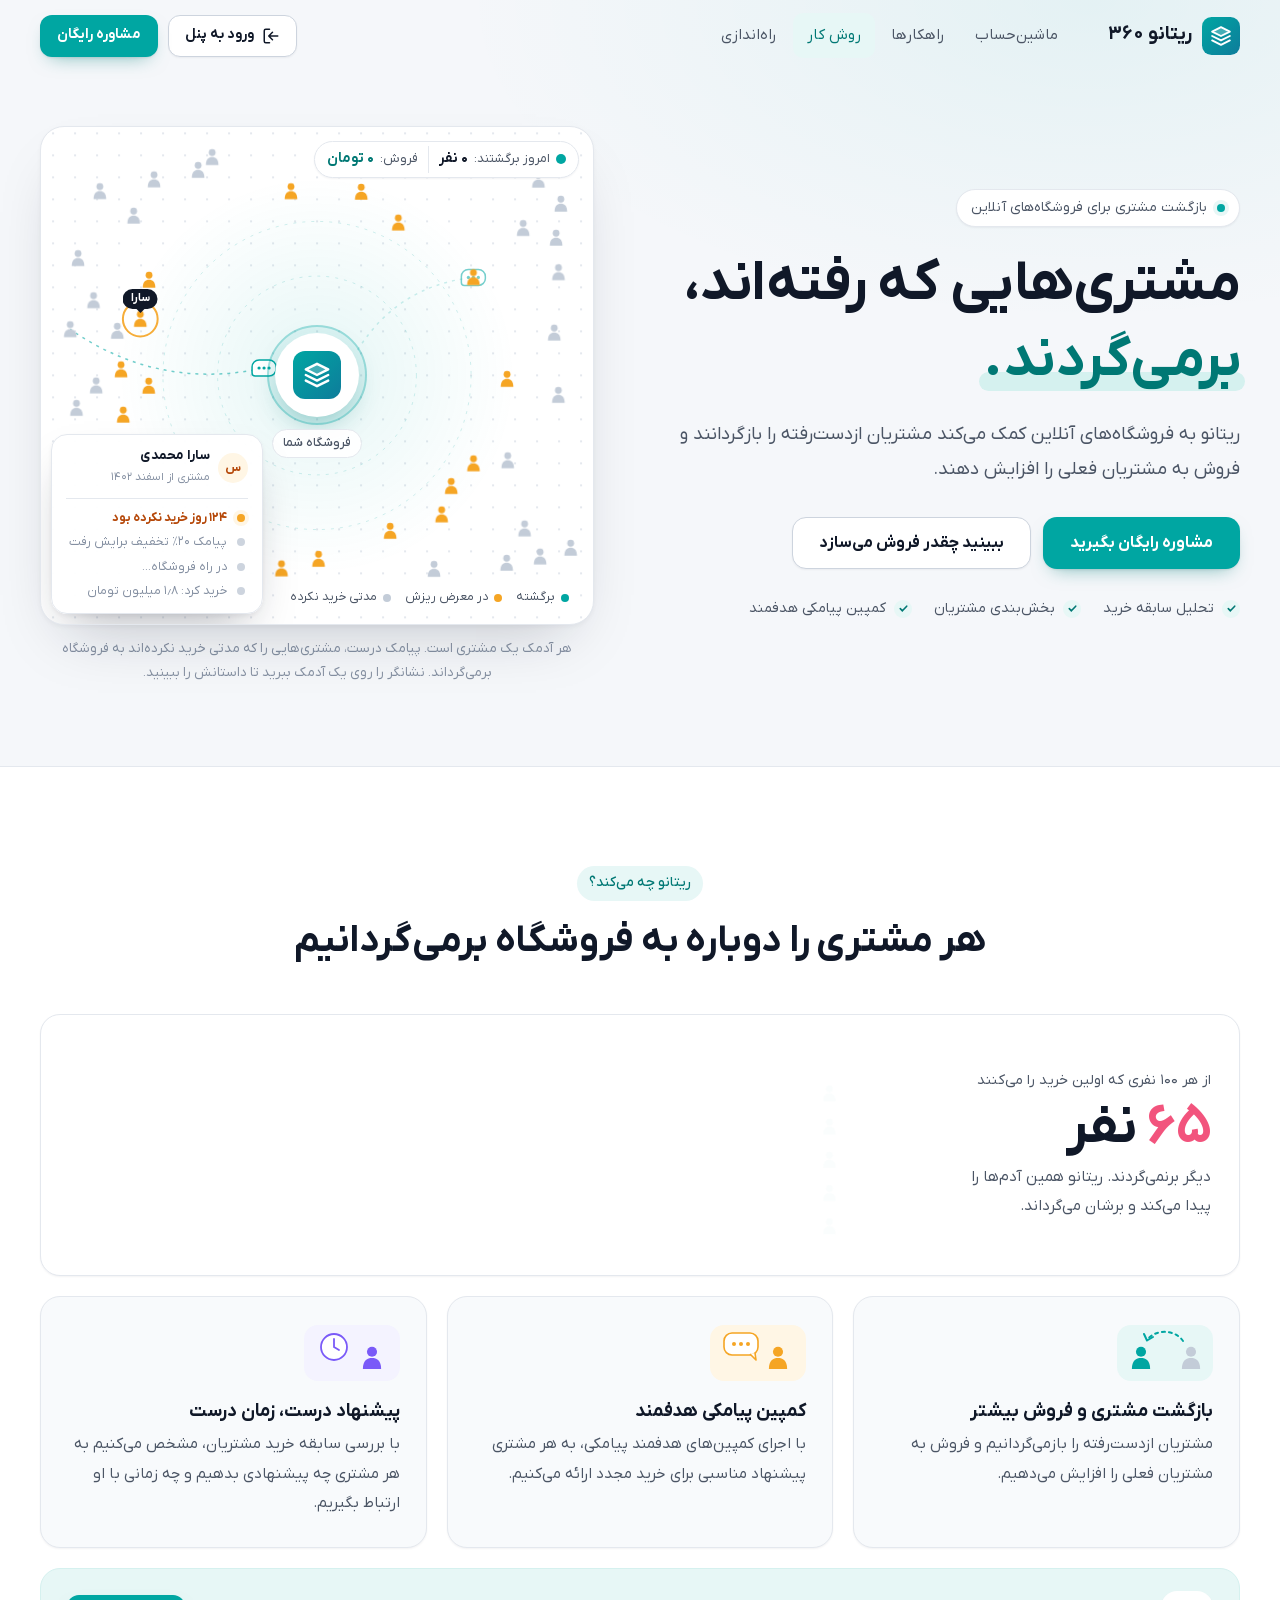
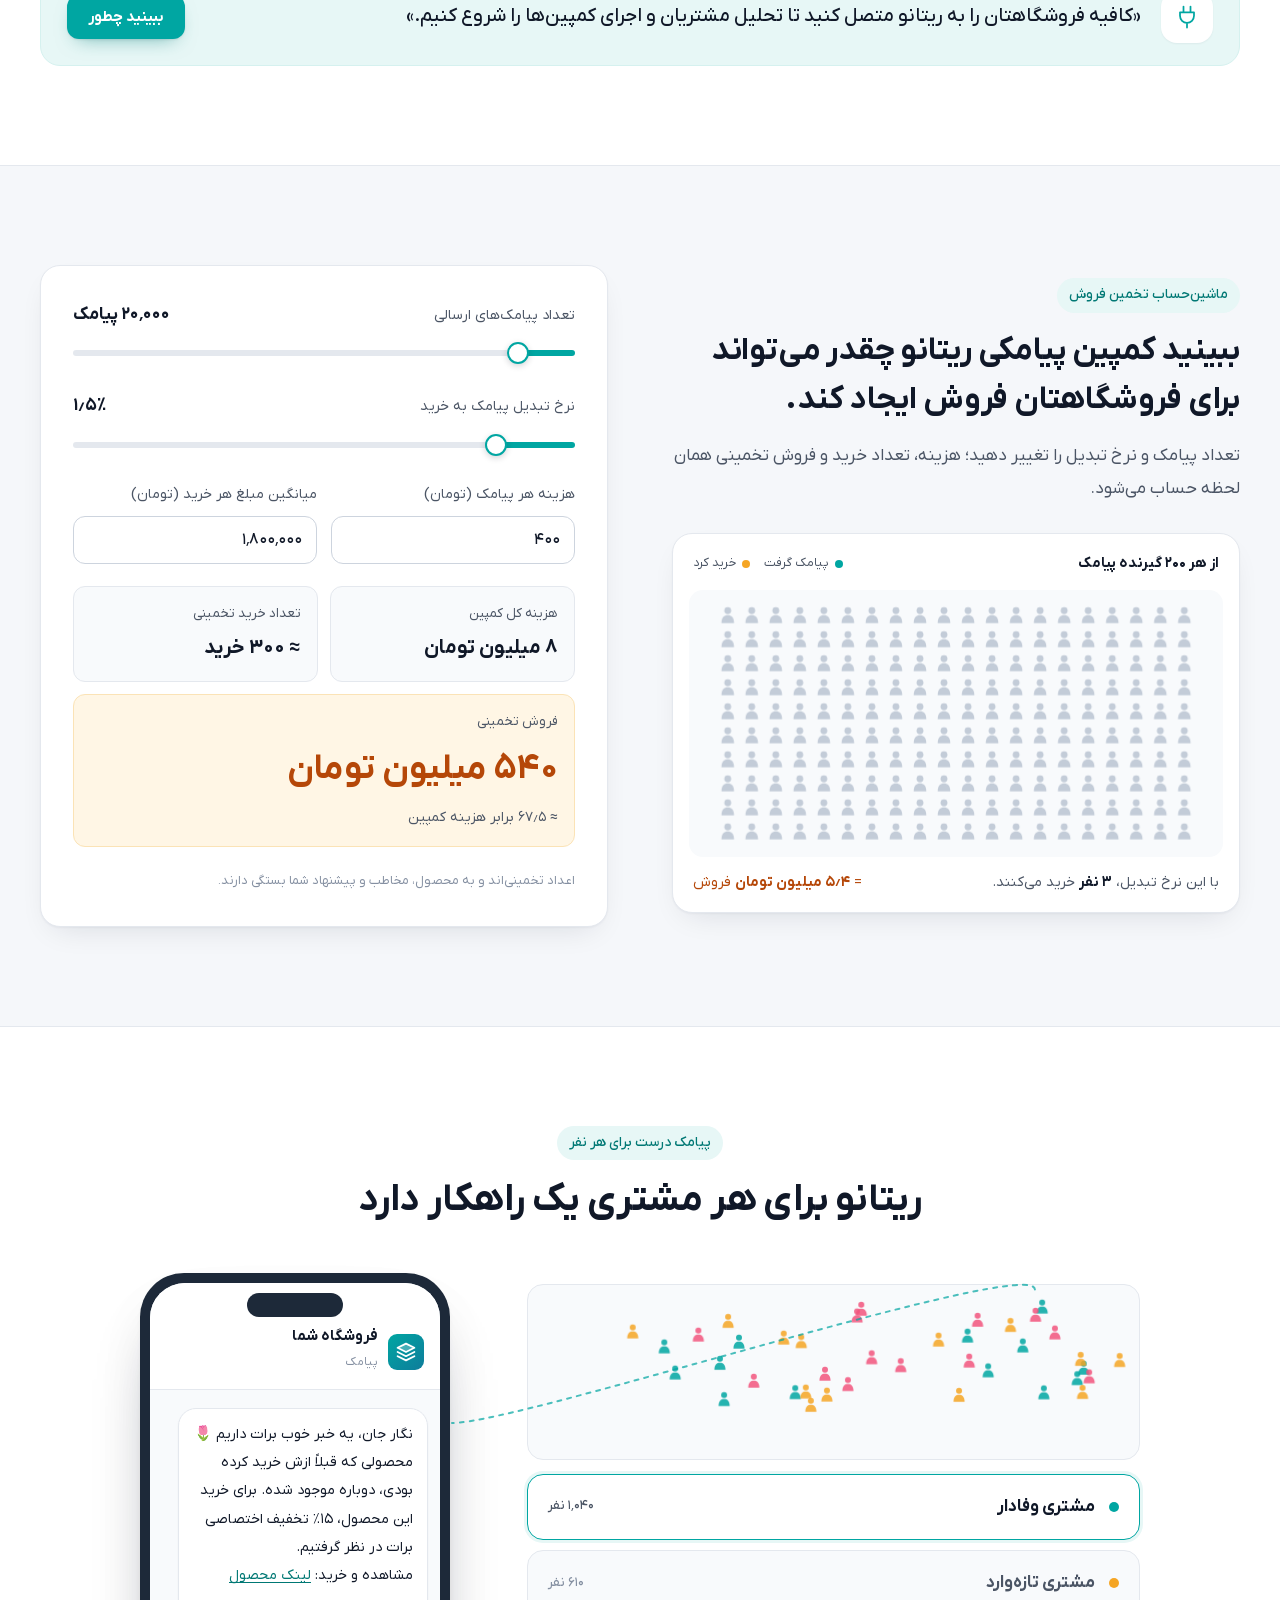
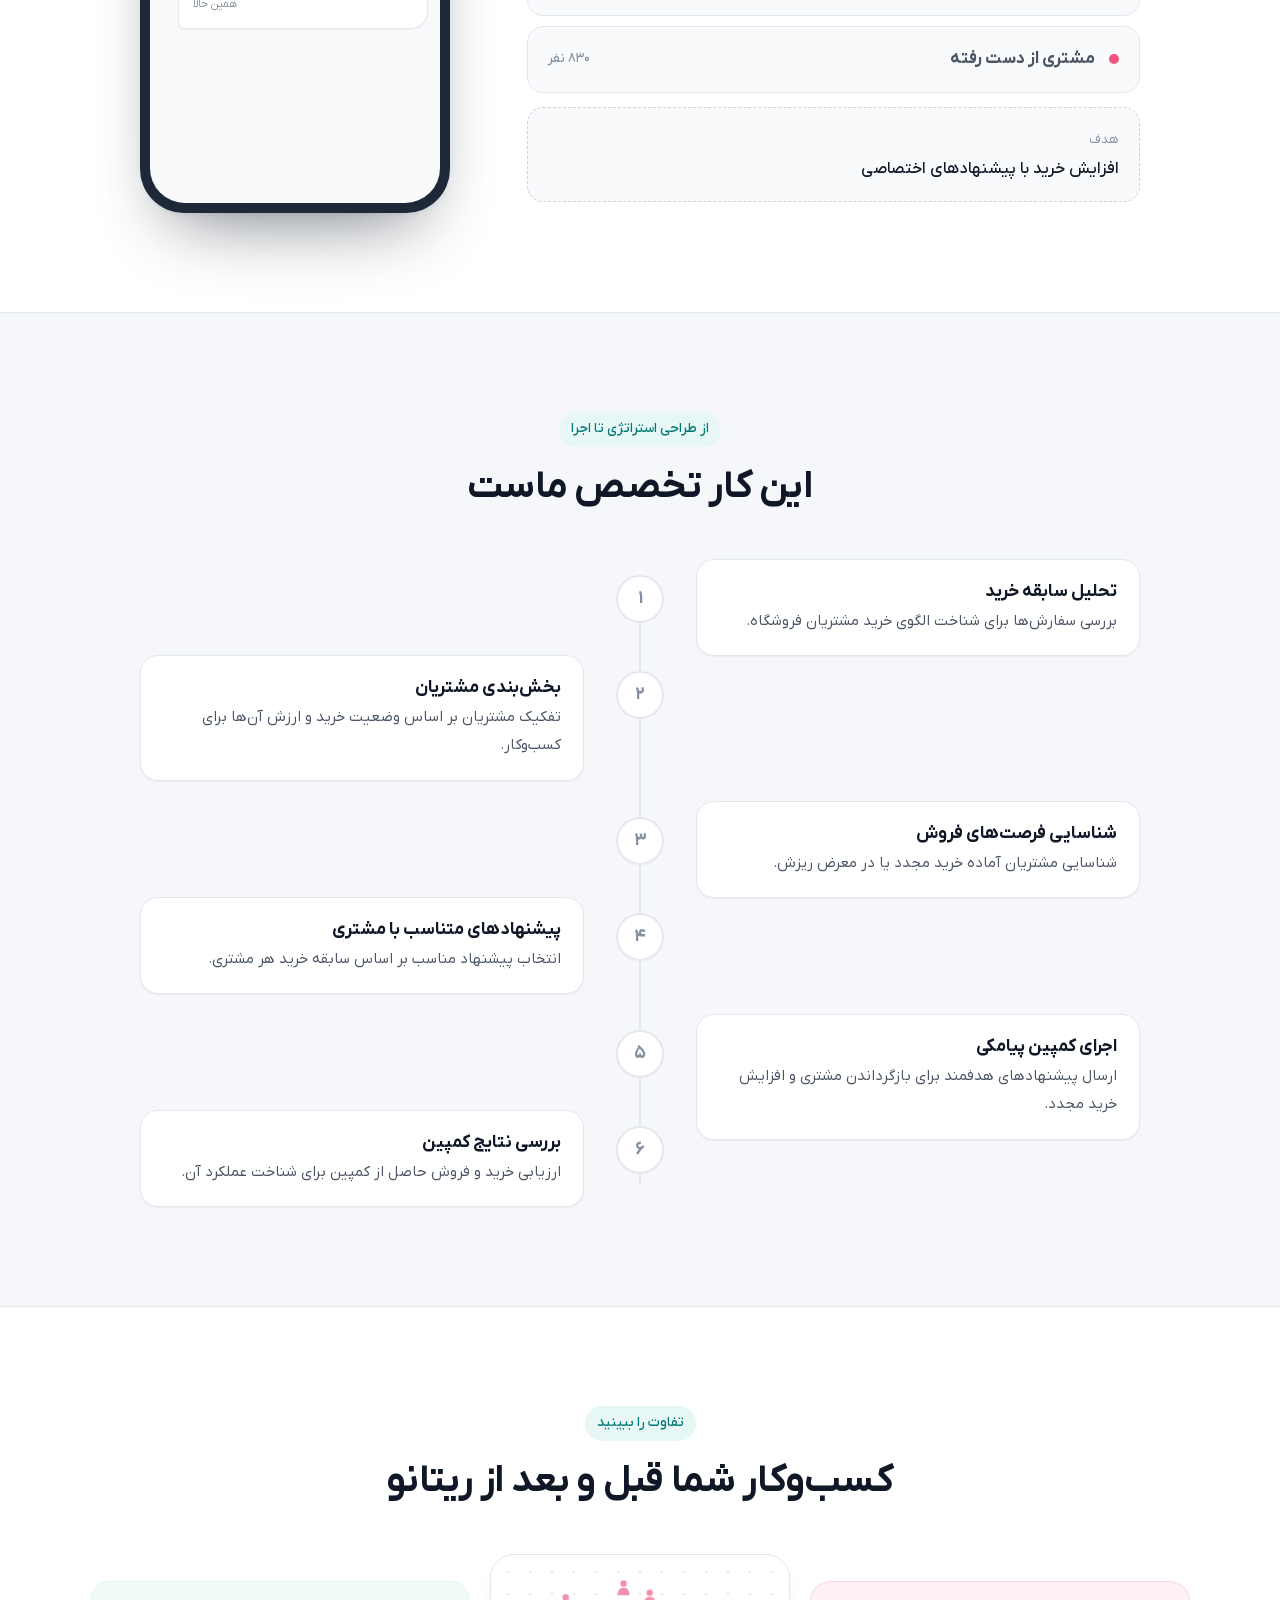
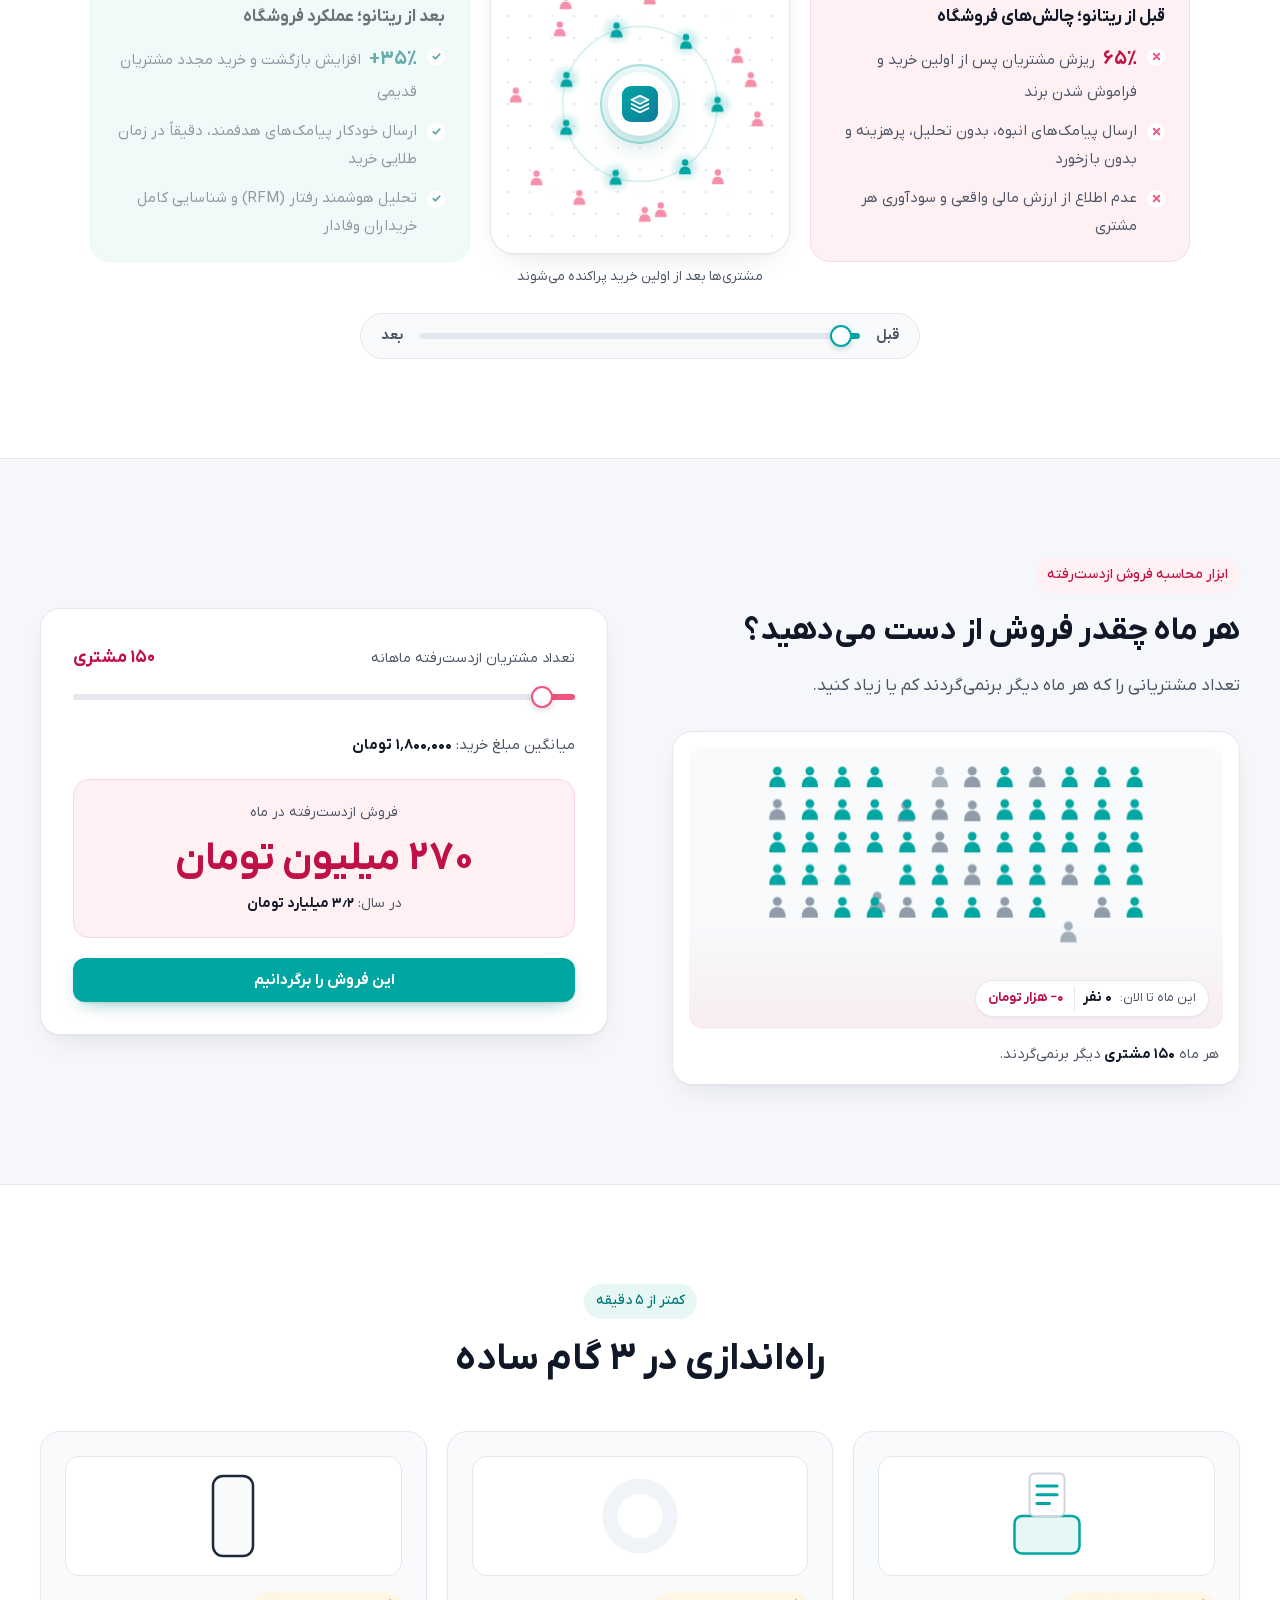
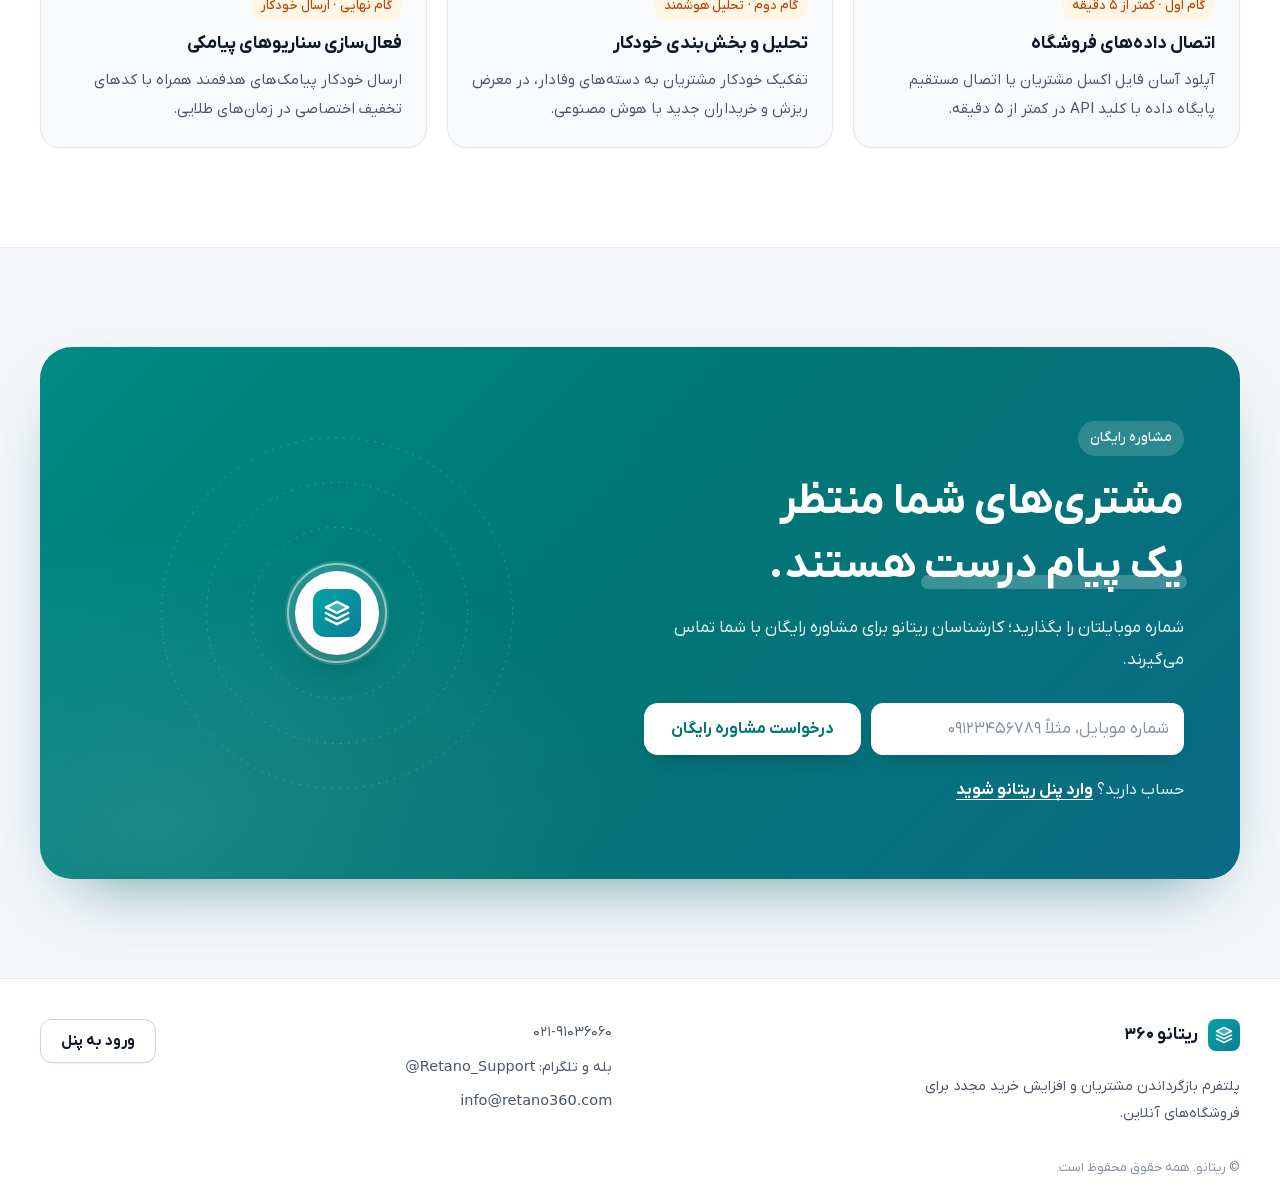
<file: landing/index.html>
<!DOCTYPE html>
<html lang="fa" dir="rtl">
<head>
  <meta charset="UTF-8">
  <meta name="viewport" content="width=device-width, initial-scale=1, viewport-fit=cover">
  <title>ریتانو | بازگرداندن مشتریان ازدست‌رفته فروشگاه آنلاین</title>
  <meta name="description" content="ریتانو به فروشگاه‌های آنلاین کمک می‌کند مشتریان ازدست‌رفته را بازگردانند و فروش به مشتریان فعلی را افزایش دهند؛ با تحلیل سابقه خرید و کمپین‌های پیامکی هدفمند.">
  <meta name="theme-color" content="#ffffff">
  <meta name="robots" content="index, follow">
  <link rel="canonical" href="https://retano360.com/">

  <meta property="og:type" content="website">
  <meta property="og:locale" content="fa_IR">
  <meta property="og:url" content="https://retano360.com/">
  <meta property="og:title" content="ریتانو | مشتری‌هایی که رفته‌اند، برمی‌گردند">
  <meta property="og:description" content="تحلیل سابقه خرید، بخش‌بندی مشتریان و کمپین پیامکی هدفمند برای بازگشت و خرید مجدد مشتریان فروشگاه شما.">
  <meta property="og:image" content="https://retano360.com/assets/img/icon-512.png">
  <meta name="twitter:card" content="summary">

  <link rel="icon" href="assets/img/favicon.ico">
  <link rel="apple-touch-icon" href="assets/img/icon-192.png">
  <link rel="preload" href="assets/fonts/iranyekanx-bold.woff2" as="font" type="font/woff2" crossorigin>
  <link rel="preload" href="assets/fonts/iranyekanx-regular.woff2" as="font" type="font/woff2" crossorigin>
  <link rel="stylesheet" href="assets/css/landing.css">

  <script type="application/ld+json">
  {
    "@context": "https://schema.org",
    "@type": "SoftwareApplication",
    "name": "ریتانو",
    "alternateName": "Retano360",
    "applicationCategory": "BusinessApplication",
    "operatingSystem": "Web",
    "url": "https://retano360.com/",
    "description": "پلتفرم بازگرداندن مشتریان ازدست‌رفته و افزایش خرید مجدد برای فروشگاه‌های آنلاین با تحلیل سابقه خرید و کمپین پیامکی هدفمند."
  }
  </script>
  <script src="assets/js/config.js"></script>
</head>
<body>
  <!-- The brand mark, the same three layers as the panel's logo, used through <use href="#mark">; and one little person (#person). -->
  <svg class="defs" aria-hidden="true" focusable="false">
    <defs>
      <linearGradient id="mark-bg" x1="0" y1="0" x2="1" y2="1"><stop offset="0" stop-color="#00A6A2"/><stop offset="1" stop-color="#0E7C9B"/></linearGradient>
      <symbol id="mark" viewBox="0 0 40 40">
        <rect width="40" height="40" rx="10" fill="url(#mark-bg)"/>
        <g transform="translate(8.8 8.8) scale(.933)" fill="none" stroke="#fff" stroke-width="2.16" stroke-linecap="round" stroke-linejoin="round">
          <path d="M12 2 2 7l10 5 10-5z" fill="#fff" fill-opacity=".25"/>
          <path d="M2 17l10 5 10-5M2 12l10 5 10-5"/>
        </g>
      </symbol>
      <symbol id="person" viewBox="0 0 20 20"><circle cx="10" cy="5.6" r="4.2"/><path d="M2.4 20C2.4 13 6 10.9 10 10.9S17.6 13 17.6 20z"/></symbol>
    </defs>
  </svg>

  <a class="skip" href="#main">رفتن به محتوای اصلی</a>
  <div class="progress" aria-hidden="true"><span></span></div>

  <header class="nav" id="top">
    <div class="wrap nav__in">
      <a class="brand" href="#top" aria-label="ریتانو، صفحه اصلی">
        <svg class="brand__mark" aria-hidden="true"><use href="#mark"/></svg>
        <span class="brand__name">ریتانو ۳۶۰</span>
      </a>
      <nav class="nav__links" aria-label="بخش‌های صفحه">
        <a href="#calculator">ماشین‌حساب</a>
        <a href="#solutions">راهکارها</a>
        <a href="#method">روش کار</a>
        <a href="#setup">راه‌اندازی</a>
      </nav>
      <div class="nav__actions">
        <a class="btn btn--outline" data-panel-link href="https://panel.retano360.com/#/login">
          <svg viewBox="0 0 24 24" aria-hidden="true"><path d="M10 17l5-5-5-5M15 12H3M14 3h5a2 2 0 0 1 2 2v14a2 2 0 0 1-2 2h-5"/></svg>
          ورود به پنل
        </a>
        <a class="btn btn--primary nav__cta" href="#consult">مشاوره رایگان</a>
      </div>
    </div>
  </header>

  <main id="main">

    <!-- 1. Hero. Text on the right, and beside it a stage where customers come back to the store:
         a message travels to a customer, they walk back, and their purchase rises from the store.
         The card follows one customer (Sara), or whichever customer the mouse is on. -->
    <section class="hero" id="hero">
      <div class="wrap hero__grid">
        <div class="hero__text">
          <p class="chip" data-reveal><span class="chip__dot"></span> بازگشت مشتری برای فروشگاه‌های آنلاین</p>
          <h1 class="hero__title" data-reveal style="--d:1">
            مشتری‌هایی که رفته‌اند،
            <span class="mark">برمی‌گردند.</span>
          </h1>
          <p class="hero__lead" data-reveal style="--d:2">
            ریتانو به فروشگاه‌های آنلاین کمک می‌کند مشتریان ازدست‌رفته را بازگردانند و فروش به مشتریان فعلی را افزایش دهند.
          </p>
          <div class="hero__cta" data-reveal style="--d:3">
            <a class="btn btn--primary btn--lg" href="#consult">مشاوره رایگان بگیرید</a>
            <a class="btn btn--outline btn--lg" href="#calculator">ببینید چقدر فروش می‌سازد</a>
          </div>
          <ul class="ticks" data-reveal style="--d:4">
            <li>تحلیل سابقه خرید</li>
            <li>بخش‌بندی مشتریان</li>
            <li>کمپین پیامکی هدفمند</li>
          </ul>
        </div>

        <figure class="hero__visual" data-reveal style="--d:2">
          <div class="stage stage--hero" data-stage="attract">
            <canvas aria-hidden="true"></canvas>
            <div class="core" aria-hidden="true"><svg><use href="#mark"/></svg><span class="core__label">فروشگاه شما</span></div>
            <p class="stage__chip today" aria-hidden="true">
              <span><i class="lg lg--teal"></i> امروز برگشتند: <b data-today-n>۰ نفر</b></span>
              <span class="today__sum">فروش: <b data-today-sum>۰ تومان</b></span>
            </p>
            <div class="receipts" aria-hidden="true"></div>
            <span class="name-tag" data-focus-tag aria-hidden="true">سارا</span>
            <div class="pcard" aria-hidden="true">
              <div class="pcard__head">
                <span class="pcard__av" data-pc-av>س</span>
                <div><b data-pc-name>سارا محمدی</b><small data-pc-since>مشتری از اسفند ۱۴۰۲</small></div>
              </div>
              <ol class="pcard__steps">
                <li data-pc-step="0">۱۲۴ روز خرید نکرده بود</li>
                <li data-pc-step="1">پیامک ۲۰٪ تخفیف برایش رفت</li>
                <li data-pc-step="2">در راه فروشگاه…</li>
                <li data-pc-step="3">خرید کرد: ۱٫۸ میلیون تومان</li>
              </ol>
            </div>
            <ul class="stage__legend" aria-hidden="true">
              <li><i class="lg lg--teal"></i> برگشته</li>
              <li><i class="lg lg--amber"></i> در معرض ریزش</li>
              <li><i class="lg lg--sleep"></i> مدتی خرید نکرده</li>
            </ul>
          </div>
          <figcaption class="stage__note">هر آدمک یک مشتری است. پیامک درست، مشتری‌هایی را که مدتی خرید نکرده‌اند به فروشگاه برمی‌گرداند. نشانگر را روی یک آدمک ببرید تا داستانش را ببینید.</figcaption>
        </figure>
      </div>
    </section>

    <!-- 2. What Retano does. First the problem, told with 100 customers: 65 of them never come back. -->
    <section class="section band" id="why">
      <div class="wrap">
        <header class="section__head" data-reveal>
          <p class="kicker">ریتانو چه می‌کند؟</p>
          <h2>هر مشتری را دوباره به فروشگاه برمی‌گردانیم</h2>
        </header>
        <figure class="card hundred" data-reveal>
          <figcaption class="hundred__text">
            <span class="hundred__eyebrow">از هر ۱۰۰ نفری که اولین خرید را می‌کنند</span>
            <strong class="hundred__big"><b>۶۵</b> نفر</strong>
            <span class="hundred__lead">دیگر برنمی‌گردند. ریتانو همین آدم‌ها را پیدا می‌کند و برشان می‌گرداند.</span>
          </figcaption>
          <div class="stage stage--hundred" data-stage="hundred">
            <canvas aria-hidden="true"></canvas>
            <span class="hundred__lbl hundred__lbl--keep" data-lbl="keep" aria-hidden="true">۳۵ نفر دوباره می‌خرند</span>
            <span class="hundred__lbl hundred__lbl--find" data-lbl="find" aria-hidden="true"><svg viewBox="0 0 24 24"><circle cx="11" cy="11" r="7"/><path d="M20 20l-4-4"/></svg>ریتانو این ۶۵ نفر را پیدا می‌کند</span>
          </div>
        </figure>
        <div class="cards3">
          <article class="card feature" data-reveal style="--d:1">
            <span class="pic pic--teal" aria-hidden="true"><svg viewBox="0 0 96 56">
              <use href="#person" x="62" y="20" width="24" height="24" fill="#C3CCD8"/>
              <path class="pic__path" d="M66 16C58 4 38 4 30 15" fill="none" stroke="#00A6A2" stroke-width="2" stroke-dasharray="3 4" stroke-linecap="round"/>
              <path d="M27 9l3 6.5 6-3.5" fill="none" stroke="#00A6A2" stroke-width="2" stroke-linecap="round" stroke-linejoin="round"/>
              <use href="#person" x="12" y="20" width="24" height="24" fill="#00A6A2"/>
            </svg></span>
            <h3>بازگشت مشتری و فروش بیشتر</h3>
            <p>مشتریان ازدست‌رفته را بازمی‌گردانیم و فروش به مشتریان فعلی را افزایش می‌دهیم.</p>
          </article>
          <article class="card feature" data-reveal style="--d:2">
            <span class="pic pic--amber" aria-hidden="true"><svg viewBox="0 0 96 56">
              <use href="#person" x="56" y="20" width="24" height="24" fill="#F5A524"/>
              <rect x="14" y="8" width="34" height="22" rx="8" fill="#fff" stroke="#F5A524" stroke-width="1.6"/>
              <path d="M40 29l6 6-1-7" fill="#fff" stroke="#F5A524" stroke-width="1.6" stroke-linejoin="round"/>
              <circle cx="24" cy="19" r="2" fill="#F5A524"/><circle cx="31" cy="19" r="2" fill="#F5A524"/><circle cx="38" cy="19" r="2" fill="#F5A524"/>
            </svg></span>
            <h3>کمپین پیامکی هدفمند</h3>
            <p>با اجرای کمپین‌های هدفمند پیامکی، به هر مشتری پیشنهاد مناسبی برای خرید مجدد ارائه می‌کنیم.</p>
          </article>
          <article class="card feature" data-reveal style="--d:3">
            <span class="pic pic--violet" aria-hidden="true"><svg viewBox="0 0 96 56">
              <use href="#person" x="56" y="20" width="24" height="24" fill="#7A5AF8"/>
              <circle cx="30" cy="22" r="13" fill="#fff" stroke="#7A5AF8" stroke-width="1.8"/>
              <path d="M30 14v8l5 3" fill="none" stroke="#7A5AF8" stroke-width="1.8" stroke-linecap="round"/>
            </svg></span>
            <h3>پیشنهاد درست، زمان درست</h3>
            <p>با بررسی سابقه خرید مشتریان، مشخص می‌کنیم به هر مشتری چه پیشنهادی بدهیم و چه زمانی با او ارتباط بگیریم.</p>
          </article>
        </div>
        <div class="quote" data-reveal>
          <span class="quote__icon" aria-hidden="true">
            <svg viewBox="0 0 48 48"><path d="M18 6v10M30 6v10M12 16h24v6a12 12 0 0 1-24 0zM24 34v8"/></svg>
          </span>
          <p>«کافیه فروشگاهتان را به ریتانو متصل کنید تا تحلیل مشتریان و اجرای کمپین‌ها را شروع کنیم.»</p>
          <a class="btn btn--primary" href="#setup">ببینید چطور</a>
        </div>
      </div>
    </section>

    <!-- 3. Campaign calculator. The stage shows 200 SMS recipients; the buyers turn amber and show what they bought. -->
    <section class="section" id="calculator">
      <div class="wrap split">
        <div class="split__text">
          <div data-reveal>
            <p class="kicker">ماشین‌حساب تخمین فروش</p>
            <h2>ببینید کمپین پیامکی ریتانو چقدر می‌تواند برای فروشگاهتان فروش ایجاد کند.</h2>
            <p class="lead">تعداد پیامک و نرخ تبدیل را تغییر دهید؛ هزینه، تعداد خرید و فروش تخمینی همان لحظه حساب می‌شود.</p>
          </div>
          <figure class="panel-stage" data-reveal style="--d:1">
            <div class="panel-stage__head">
              <b>از هر ۲۰۰ گیرنده پیامک</b>
              <ul class="stage__keys" aria-hidden="true">
                <li><i class="lg lg--teal"></i> پیامک گرفت</li>
                <li><i class="lg lg--amber"></i> خرید کرد</li>
              </ul>
            </div>
            <div class="stage stage--grid" data-stage="audience"><canvas aria-hidden="true"></canvas></div>
            <figcaption class="panel-stage__foot buyfoot" aria-live="polite"><span>با این نرخ تبدیل، <b data-buyers>۳ نفر</b> خرید می‌کنند.</span><span class="buyfoot__sum" data-buy-sum></span></figcaption>
          </figure>
        </div>

        <form class="card calc" id="campaign-calc" data-reveal style="--d:2" onsubmit="return false">
          <div class="field">
            <div class="field__top"><label for="c-count">تعداد پیامک‌های ارسالی</label><output for="c-count" data-out="count"></output></div>
            <input type="range" id="c-count" min="1000" max="200000" step="1000" value="20000">
          </div>
          <div class="field">
            <div class="field__top"><label for="c-rate">نرخ تبدیل پیامک به خرید</label><output for="c-rate" data-out="rate"></output></div>
            <input type="range" id="c-rate" min="0.1" max="10" step="0.1" value="1.5">
          </div>
          <div class="field-row">
            <div class="field">
              <label for="c-cost">هزینه هر پیامک (تومان)</label>
              <input class="input" id="c-cost" inputmode="numeric" value="۴۰۰" autocomplete="off">
            </div>
            <div class="field">
              <label for="c-order">میانگین مبلغ هر خرید (تومان)</label>
              <input class="input" id="c-order" inputmode="numeric" value="۱٬۸۰۰٬۰۰۰" autocomplete="off">
            </div>
          </div>
          <div class="results" aria-live="polite">
            <div class="result"><span>هزینه کل کمپین</span><strong data-res="cost">–</strong></div>
            <div class="result"><span>تعداد خرید تخمینی</span><strong data-res="orders">–</strong></div>
            <div class="result result--hero"><span>فروش تخمینی</span><strong data-res="sales">–</strong><em data-res="roi"></em></div>
          </div>
          <p class="fine">اعداد تخمینی‌اند و به محصول، مخاطب و پیشنهاد شما بستگی دارند.</p>
        </form>
      </div>
    </section>

    <!-- 4. A solution for every customer: the customers sort themselves into three groups; the chosen
         group lights up and its message travels to the phone. -->
    <section class="section band" id="solutions">
      <div class="wrap">
        <header class="section__head" data-reveal>
          <p class="kicker">پیامک درست برای هر نفر</p>
          <h2>ریتانو برای هر مشتری یک راهکار دارد</h2>
        </header>
        <div class="seg" data-reveal style="--d:1">
          <svg class="seg__wire" aria-hidden="true"><path/></svg>
          <span class="seg__sms" aria-hidden="true"><i></i><i></i><i></i></span>
          <div class="seg__side">
            <div class="stage stage--crowd" data-stage="crowd">
              <canvas aria-hidden="true"></canvas>
              <span class="crowd__lbl" data-lbl="0" aria-hidden="true">وفادار <b>۱٬۰۴۰</b></span>
              <span class="crowd__lbl" data-lbl="1" aria-hidden="true">تازه‌وارد <b>۶۱۰</b></span>
              <span class="crowd__lbl" data-lbl="2" aria-hidden="true">از دست رفته <b>۸۳۰</b></span>
              <span class="name-tag" data-lbl="sara" aria-hidden="true">سارا</span>
            </div>
            <div class="tabs" role="tablist" aria-label="نوع مشتری">
              <button class="tab is-active" role="tab" aria-selected="true" data-seg="0" id="tab-0" aria-controls="seg-panel">
                <i class="lg lg--teal"></i> مشتری وفادار <span class="tab__n">۱٬۰۴۰ نفر</span>
              </button>
              <button class="tab" role="tab" aria-selected="false" data-seg="1" id="tab-1" aria-controls="seg-panel">
                <i class="lg lg--amber"></i> مشتری تازه‌وارد <span class="tab__n">۶۱۰ نفر</span>
              </button>
              <button class="tab" role="tab" aria-selected="false" data-seg="2" id="tab-2" aria-controls="seg-panel">
                <i class="lg lg--rose"></i> مشتری از دست رفته <span class="tab__n">۸۳۰ نفر</span>
              </button>
            </div>
            <div class="seg__goal" id="seg-panel" role="tabpanel" aria-labelledby="tab-0">
              <span class="seg__label">هدف</span>
              <p data-goal>افزایش خرید با پیشنهادهای اختصاصی</p>
            </div>
          </div>
          <div class="phone" aria-label="نمونه پیامک">
            <div class="phone__screen">
              <div class="phone__head">
                <span class="phone__avatar"><svg aria-hidden="true"><use href="#mark"/></svg></span>
                <div><b>فروشگاه شما</b><small>پیامک</small></div>
              </div>
              <div class="phone__body">
                <div class="typing" aria-hidden="true"><i></i><i></i><i></i></div>
                <div class="bubble" data-sms></div>
              </div>
            </div>
          </div>
        </div>
      </div>
    </section>

    <!-- 5. Expertise, from strategy to execution. -->
    <section class="section" id="method">
      <div class="wrap">
        <header class="section__head" data-reveal>
          <p class="kicker">از طراحی استراتژی تا اجرا</p>
          <h2>این کار تخصص ماست</h2>
        </header>
        <ol class="steps" id="steps">
          <li class="step" data-reveal><span class="step__n">۱</span><div><h3>تحلیل سابقه خرید</h3><p>بررسی سفارش‌ها برای شناخت الگوی خرید مشتریان فروشگاه.</p></div></li>
          <li class="step" data-reveal><span class="step__n">۲</span><div><h3>بخش‌بندی مشتریان</h3><p>تفکیک مشتریان بر اساس وضعیت خرید و ارزش آن‌ها برای کسب‌وکار.</p></div></li>
          <li class="step" data-reveal><span class="step__n">۳</span><div><h3>شناسایی فرصت‌های فروش</h3><p>شناسایی مشتریان آماده خرید مجدد یا در معرض ریزش.</p></div></li>
          <li class="step" data-reveal><span class="step__n">۴</span><div><h3>پیشنهادهای متناسب با مشتری</h3><p>انتخاب پیشنهاد مناسب بر اساس سابقه خرید هر مشتری.</p></div></li>
          <li class="step" data-reveal><span class="step__n">۵</span><div><h3>اجرای کمپین پیامکی</h3><p>ارسال پیشنهادهای هدفمند برای بازگرداندن مشتری و افزایش خرید مجدد.</p></div></li>
          <li class="step" data-reveal><span class="step__n">۶</span><div><h3>بررسی نتایج کمپین</h3><p>ارزیابی خرید و فروش حاصل از کمپین برای شناخت عملکرد آن.</p></div></li>
        </ol>
      </div>
    </section>

    <!-- 6. Before and after. The stage in the middle: customers who drifted away rejoin the circle. -->
    <section class="section band" id="compare">
      <div class="wrap">
        <header class="section__head" data-reveal>
          <p class="kicker">تفاوت را ببینید</p>
          <h2>کسب‌وکار شما قبل و بعد از ریتانو</h2>
        </header>
        <div class="compare" data-reveal style="--d:1" data-state="0">
          <div class="compare__pane compare__pane--before">
            <h3>قبل از ریتانو؛ چالش‌های فروشگاه</h3>
            <ul>
              <li><b>۶۵٪</b> ریزش مشتریان پس از اولین خرید و فراموش شدن برند</li>
              <li>ارسال پیامک‌های انبوه، بدون تحلیل، پرهزینه و بدون بازخورد</li>
              <li>عدم اطلاع از ارزش مالی واقعی و سودآوری هر مشتری</li>
            </ul>
          </div>
          <div class="compare__visual">
            <div class="stage stage--ring" data-stage="loop">
              <canvas aria-hidden="true"></canvas>
              <div class="core core--sm" aria-hidden="true"><svg><use href="#mark"/></svg></div>
            </div>
            <p class="compare__caption"><span class="cap-before">مشتری‌ها بعد از اولین خرید پراکنده می‌شوند</span><span class="cap-after">مشتری‌ها دوباره دور فروشگاه جمع می‌شوند</span></p>
          </div>
          <div class="compare__pane compare__pane--after">
            <h3>بعد از ریتانو؛ عملکرد فروشگاه</h3>
            <ul>
              <li><b>۳۵٪+</b> افزایش بازگشت و خرید مجدد مشتریان قدیمی</li>
              <li>ارسال خودکار پیامک‌های هدفمند، دقیقاً در زمان طلایی خرید</li>
              <li>تحلیل هوشمند رفتار (RFM) و شناسایی کامل خریداران وفادار</li>
            </ul>
          </div>
          <div class="compare__control">
            <span>قبل</span>
            <input type="range" id="compare-range" min="0" max="100" value="0" aria-label="قبل و بعد از ریتانو">
            <span>بعد</span>
          </div>
        </div>
      </div>
    </section>

    <!-- 7. Lost sales. The stage: every month some customers quietly drop away. -->
    <section class="section" id="lost">
      <div class="wrap split">
        <div class="split__text">
          <div data-reveal>
            <p class="kicker kicker--rose">ابزار محاسبه فروش ازدست‌رفته</p>
            <h2>هر ماه چقدر فروش از دست می‌دهید؟</h2>
            <p class="lead">تعداد مشتریانی را که هر ماه دیگر برنمی‌گردند کم یا زیاد کنید.</p>
          </div>
          <figure class="panel-stage" data-reveal style="--d:1">
            <div class="stage stage--fall" data-stage="falling">
              <canvas aria-hidden="true"></canvas>
              <p class="stage__chip fell" aria-hidden="true">این ماه تا الان: <b data-fell-n>۰ نفر</b><span class="fell__sum" data-fell-sum>۰ تومان</span></p>
            </div>
            <figcaption class="panel-stage__foot">هر ماه <b data-lost-n>۱۵۰ مشتری</b> دیگر برنمی‌گردند.</figcaption>
          </figure>
        </div>

        <div class="card lost" data-reveal style="--d:2">
          <div class="field">
            <div class="field__top"><label for="l-count">تعداد مشتریان ازدست‌رفته ماهانه</label><output for="l-count" data-out="lost"></output></div>
            <input class="range--rose" type="range" id="l-count" min="10" max="3000" step="10" value="150">
          </div>
          <p class="lost__avg">میانگین مبلغ خرید: <b>۱٬۸۰۰٬۰۰۰ تومان</b></p>
          <div class="lost__result" aria-live="polite">
            <span>فروش ازدست‌رفته در ماه</span>
            <strong data-res="lost-month">–</strong>
            <small>در سال: <b data-res="lost-year">–</b></small>
          </div>
          <a class="btn btn--primary btn--block" href="#consult">این فروش را برگردانیم</a>
        </div>
      </div>
    </section>

    <!-- 8. Setup in three steps. -->
    <section class="section band" id="setup">
      <div class="wrap">
        <header class="section__head" data-reveal>
          <p class="kicker">کمتر از ۵ دقیقه</p>
          <h2>راه‌اندازی در ۳ گام ساده</h2>
        </header>
        <div class="cards3 setup">
          <article class="card setup__card" data-reveal style="--d:1">
            <div class="setup__art" aria-hidden="true">
              <svg viewBox="0 0 120 80"><rect x="34" y="40" width="52" height="30" rx="6" class="s-box"/><g class="s-sheet"><rect x="46" y="6" width="28" height="34" rx="4"/><path d="M52 16h16M52 23h16M52 30h10"/></g></svg>
            </div>
            <span class="badge">گام اول · کمتر از ۵ دقیقه</span>
            <h3>اتصال داده‌های فروشگاه</h3>
            <p>آپلود آسان فایل اکسل مشتریان یا اتصال مستقیم پایگاه داده با کلید API در کمتر از ۵ دقیقه.</p>
          </article>
          <article class="card setup__card" data-reveal style="--d:2">
            <div class="setup__art" aria-hidden="true">
              <svg viewBox="0 0 120 80"><circle cx="60" cy="40" r="24" class="s-track"/><g class="s-donut"><circle cx="60" cy="40" r="24" class="d1"/><circle cx="60" cy="40" r="24" class="d2"/><circle cx="60" cy="40" r="24" class="d3"/></g></svg>
            </div>
            <span class="badge">گام دوم · تحلیل هوشمند</span>
            <h3>تحلیل و بخش‌بندی خودکار</h3>
            <p>تفکیک خودکار مشتریان به دسته‌های وفادار، در معرض ریزش و خریداران جدید با هوش مصنوعی.</p>
          </article>
          <article class="card setup__card" data-reveal style="--d:3">
            <div class="setup__art" aria-hidden="true">
              <svg viewBox="0 0 120 80"><rect x="44" y="8" width="32" height="64" rx="8" class="s-phone"/><g class="s-msgs"><rect x="12" y="18" width="26" height="12" rx="6"/><rect x="82" y="32" width="26" height="12" rx="6"/><rect x="14" y="48" width="22" height="12" rx="6"/></g></svg>
            </div>
            <span class="badge">گام نهایی · ارسال خودکار</span>
            <h3>فعال‌سازی سناریوهای پیامکی</h3>
            <p>ارسال خودکار پیامک‌های هدفمند همراه با کدهای تخفیف اختصاصی در زمان‌های طلایی.</p>
          </article>
        </div>
      </div>
    </section>

    <!-- 9. Final call. -->
    <section class="section" id="consult">
      <div class="wrap">
        <div class="cta">
          <div class="cta__text">
            <p class="kicker kicker--light" data-reveal>مشاوره رایگان</p>
            <h2 class="cta__title" data-reveal style="--d:1">مشتری‌های شما منتظر <span class="mark mark--light">یک پیام درست</span> هستند.</h2>
            <p class="cta__lead" data-reveal style="--d:2">شماره موبایلتان را بگذارید؛ کارشناسان ریتانو برای مشاوره رایگان با شما تماس می‌گیرند.</p>
            <form class="consult" id="consult-form" data-reveal style="--d:3" novalidate>
              <label class="sr" for="consult-phone">شماره موبایل</label>
              <input class="input input--lg" id="consult-phone" name="phone_number" type="tel" inputmode="tel" autocomplete="tel" placeholder="شماره موبایل، مثلاً ۰۹۱۲۳۴۵۶۷۸۹" dir="ltr">
              <button class="btn btn--white btn--lg" type="submit">
                <span class="btn__label">درخواست مشاوره رایگان</span>
                <span class="spinner" aria-hidden="true"></span>
              </button>
              <p class="consult__msg" role="status" aria-live="polite"></p>
            </form>
            <p class="cta__login" data-reveal style="--d:4">حساب دارید؟ <a data-panel-link href="https://panel.retano360.com/#/login">وارد پنل ریتانو شوید</a></p>
          </div>
          <div class="stage stage--cta" data-stage="retained">
            <canvas aria-hidden="true"></canvas>
            <div class="core core--light" aria-hidden="true"><svg><use href="#mark"/></svg></div>
            <span class="name-tag name-tag--light" data-sara aria-hidden="true">سارا برگشت · <bdi dir="ltr">+۱٫۸</bdi> میلیون</span>
          </div>
        </div>
      </div>
    </section>
  </main>

  <footer class="footer">
    <div class="wrap footer__in">
      <div>
        <a class="brand brand--sm" href="#top">
          <svg class="brand__mark" aria-hidden="true"><use href="#mark"/></svg>
          <span class="brand__name">ریتانو ۳۶۰</span>
        </a>
        <p class="footer__about">پلتفرم بازگرداندن مشتریان و افزایش خرید مجدد برای فروشگاه‌های آنلاین.</p>
      </div>
      <ul class="footer__contact">
        <li><a href="tel:+982191036060" dir="ltr">۰۲۱-۹۱۰۳۶۰۶۰</a></li>
        <li>بله و تلگرام: <span class="latin" dir="ltr">@Retano_Support</span></li>
        <li><a class="latin" href="mailto:info@retano360.com">info@retano360.com</a></li>
      </ul>
      <div class="footer__login">
        <a class="btn btn--outline" data-panel-link href="https://panel.retano360.com/#/login">ورود به پنل</a>
      </div>
    </div>
    <p class="wrap footer__copy">© ریتانو. همه حقوق محفوظ است.</p>
  </footer>

  <script src="assets/js/stages.js" defer></script>
  <script src="assets/js/landing.js" defer></script>
</body>
</html>
</file>
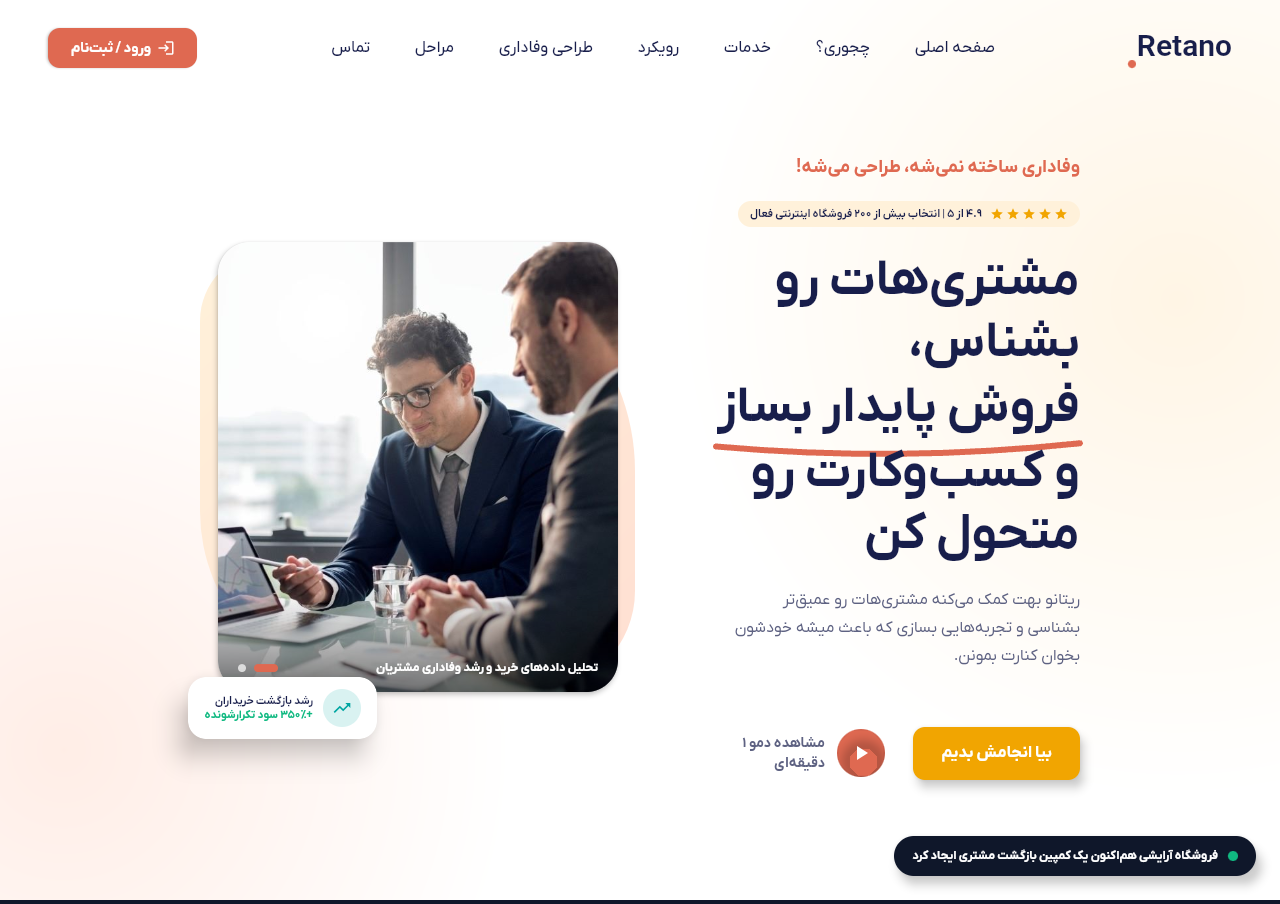
<file: productionExecutable.bak_20261102/index.html>
<!DOCTYPE html>
<html lang="fa" dir="rtl">
<head>
    <meta charset="UTF-8">
    <meta name="viewport" content="width=device-width, initial-scale=1.0">
    <title>ریتانو ۳۶۰ | سامانه حفظ مشتریان و تحلیل RFM</title>

    <!-- Meta SEO Tags -->
    <meta name="description" content="ریتانو ۳۶۰ (Retano360) اولین پلتفرم هوشمند حفظ و افزایش بازگشت مشتریان، تحلیل RFM، خودکارسازی کمپین‌های پیامکی و وفاداری مشتریان برای فروشگاه‌ها و کسب‌وکارها.">
    <meta name="keywords" content="ریتانو, ریتانو ۳۶۰, Retano, Retano360, حفظ مشتری, بازگشت مشتری, تحلیل RFM, کمپین پیامکی, وفاداری مشتری, مدیریت مشتریان, بازاریابی بازگشتی, نرم افزار CRM">
    <meta name="author" content="Retano360 Team">
    <meta name="robots" content="index, follow">

    <!-- Open Graph / Social Media Preview -->
    <meta property="og:type" content="website">
    <meta property="og:url" content="https://panel.retano360.com/">
    <meta property="og:title" content="ریتانو ۳۶۰ - پلتفرم هوشمند حفظ و بازگشت مشتریان">
    <meta property="og:description" content="افزایش بازگشت مشتریان با تحلیل هوشمند RFM، ارسال خودکار پیامک و مدیریت کمپین‌ها.">
    <meta property="og:image" content="https://panel.retano360.com/icon-512.png">

    <!-- Twitter Card Meta -->
    <meta name="twitter:card" content="summary_large_image">
    <meta name="twitter:title" content="ریتانو ۳۶۰ - پلتفرم هوشمند حفظ و بازگشت مشتریان">
    <meta name="twitter:description" content="افزایش بازگشت مشتریان با تحلیل هوشمند RFM، ارسال خودکار پیامک و مدیریت کمپین‌ها.">
    <meta name="twitter:image" content="https://panel.retano360.com/icon-512.png">

    <!-- App Icons & Manifest -->
    <link rel="icon" type="image/x-icon" href="favicon.ico">
    <link rel="icon" type="image/png" sizes="192x192" href="icon-192.png">
    <link rel="apple-touch-icon" sizes="180x180" href="apple-touch-icon.png">
    <link rel="manifest" href="manifest.json">
    <meta name="theme-color" content="#0F172A">
    <link type="text/css" rel="stylesheet" href="styles.css">

    <!-- Google JSON-LD Structured Data -->
    <script type="application/ld+json">
    {
      "@context": "https://schema.org",
      "@type": "SoftwareApplication",
      "name": "ریتانو ۳۶۰",
      "alternateName": "Retano360",
      "operatingSystem": "Web, Android, Windows, Desktop",
      "applicationCategory": "BusinessApplication",
      "description": "سامانه هوشمند حفظ و افزایش بازگشت مشتریان، تحلیل RFM و اجرای کمپین‌های پیامکی خودکار.",
      "offers": {
        "@type": "Offer",
        "price": "0",
        "priceCurrency": "IRR"
      }
    }
    </script>
</head>
<body>
    <!-- Hidden SEO Fallback Content for Search Engine Crawlers -->
    <div id="seo-content" style="position: absolute; width: 1px; height: 1px; padding: 0; margin: -1px; overflow: hidden; clip: rect(0,0,0,0); border: 0;">
        <h1>ریتانو ۳۶۰ - سامانه حفظ مشتریان و مدیریت بازاریابی بازگشتی</h1>
        <h2>تحلیل هوشمند RFM و خودکارسازی کمپین‌های بازگشت مشتریان</h2>
        <p>ریتانو ۳۶۰ (Retano360) به کسب‌وکارها و فروشگاه‌ها کمک می‌کند تا با تحلیل دقیق رفتار خرید مشتریان، کمپین‌های پیامکی هدفمند و خودکار ارسال کنند و نرخ بازگشت مشتریان را افزایش دهند.</p>
        <ul>
            <li>تحلیل هوشمند RFM مشتریان (VIP، فعال، در حال ریزش، از دست رفته)</li>
            <li>ارسال خودکار کوپن تخفیف و کدهای ترغیبی به مشتریان</li>
            <li>اتصال سریع از طریق فایل اکسل و API اتوماتیک</li>
            <li>گزارش‌گیری پیشرفته روند فروش و CLV مشتریان</li>
        </ul>
    </div>

    <!-- Retano360 Custom Web Splash Screen -->
    <div id="splash-screen">
        <div class="splash-logo-container">
            <div class="splash-ring"></div>
            <div class="splash-logo">
                <svg viewBox="0 0 24 24">
                    <polygon points="12 2 2 7 12 12 22 7 12 2"></polygon>
                    <polyline points="2 17 12 22 22 17"></polyline>
                    <polyline points="2 12 12 17 22 12"></polyline>
                </svg>
            </div>
        </div>
        <div class="splash-title">ریتانو ۳۶۰</div>
        <div class="splash-subtitle">سامانه مدیریت حفظ و بازگشت مشتریان</div>
        <div class="splash-progress-bar">
            <div class="splash-progress-value"></div>
        </div>
    </div>

    <script type="application/javascript" src="webApp.js"></script>
</body>
</html>
</file>
<file: landing/assets/css/landing.css>
/* Retano landing. Light, calm, right to left, in the panel's colours.
   Text always sits on a plain background. The animated customers live only inside framed
   "stages" beside the text (see stages.js), so motion never runs behind anything people read. */

@font-face { font-family: "IRANYekanX"; src: url("../fonts/iranyekanx-regular.woff2") format("woff2"); font-weight: 400; font-display: swap; }
@font-face { font-family: "IRANYekanX"; src: url("../fonts/iranyekanx-medium.woff2") format("woff2"); font-weight: 500; font-display: swap; }
@font-face { font-family: "IRANYekanX"; src: url("../fonts/iranyekanx-bold.woff2") format("woff2"); font-weight: 700; font-display: swap; }

/* The panel's palette (RetanoColors.kt). */
:root {
  --bg: #F5F7FA;
  --surface: #FFFFFF;
  --surface-2: #F8FAFC;
  --sunken: #F0F3F7;
  --line: #E4E8EE;
  --line-2: #CDD4DE;
  --ink: #101828;
  --ink-2: #4B5565;
  --ink-3: #8590A2;
  --teal: #00A6A2;
  --teal-hover: #009490;
  --teal-press: #007E7A;
  --teal-ink: #007874;
  --teal-soft: #E7F7F6;
  --teal-soft-2: #D5F1EF;
  --deep: #0E7C9B;
  --amber: #F5A524;
  --amber-soft: #FFF6E5;
  --amber-ink: #B54708;
  --rose: #F2547D;
  --rose-soft: #FEF0F3;
  --rose-ink: #C01048;
  --violet: #7A5AF8;
  --violet-soft: #F4F3FF;
  --shadow-sm: 0 1px 2px rgba(16, 24, 40, .05);
  --shadow: 0 1px 2px rgba(16, 24, 40, .04), 0 12px 32px -14px rgba(16, 24, 40, .14);
  --shadow-lg: 0 2px 4px rgba(16, 24, 40, .04), 0 28px 60px -28px rgba(16, 24, 40, .25);
  --radius: 20px;
  --radius-sm: 12px;
  --wrap: 1200px;
  --gutter: clamp(16px, 4vw, 32px);
  --nav-h: 72px;
  --ease: cubic-bezier(.2, .8, .2, 1);
  --p: 0; /* how far down the page the reader is, 0 to 1, set by landing.js */
  color-scheme: light;
}

*, *::before, *::after { box-sizing: border-box; }
html { scroll-behavior: smooth; scroll-padding-top: calc(var(--nav-h) + 8px); -webkit-text-size-adjust: 100%; }
body {
  margin: 0;
  min-height: 100vh;
  background: var(--bg);
  color: var(--ink);
  font-family: "IRANYekanX", Tahoma, system-ui, sans-serif;
  font-size: 16px;
  line-height: 1.9;
  overflow-x: hidden;
  -webkit-font-smoothing: antialiased;
  text-rendering: optimizeLegibility;
}
img, svg { display: block; max-width: 100%; }
a { color: inherit; }
h1, h2, h3 { margin: 0; line-height: 1.4; font-weight: 700; }
p, figure { margin: 0; }
button, input { font: inherit; color: inherit; }
::selection { background: var(--teal-soft-2); }
.wrap { width: 100%; max-width: calc(var(--wrap) + var(--gutter) * 2); margin-inline: auto; padding-inline: var(--gutter); }
.defs { position: absolute; width: 0; height: 0; overflow: hidden; }
.sr { position: absolute; width: 1px; height: 1px; overflow: hidden; clip: rect(0 0 0 0); white-space: nowrap; }
.skip { position: absolute; top: -60px; inset-inline-start: 16px; z-index: 100; padding: 10px 16px; border-radius: 10px; background: var(--teal); color: #fff; font-weight: 700; text-decoration: none; }
.skip:focus { top: 12px; }
:focus-visible { outline: 2px solid var(--teal); outline-offset: 3px; border-radius: 8px; }

.progress { position: fixed; top: 0; inset-inline: 0; height: 3px; z-index: 40; pointer-events: none; }
.progress span { display: block; height: 100%; transform-origin: right center; transform: scaleX(var(--p)); background: linear-gradient(270deg, var(--teal), var(--deep)); }

/* ---------- Buttons ---------- */
.btn {
  --h: 44px;
  display: inline-flex; align-items: center; justify-content: center; gap: 8px;
  height: var(--h); padding: 0 20px; border-radius: 12px; border: 1px solid transparent;
  font-weight: 700; font-size: 15px; white-space: nowrap; text-decoration: none; cursor: pointer;
  transition: background-color .2s, border-color .2s, color .2s, box-shadow .2s, transform .2s var(--ease);
  -webkit-tap-highlight-color: transparent;
}
.btn svg { width: 18px; height: 18px; fill: none; stroke: currentColor; stroke-width: 2; stroke-linecap: round; stroke-linejoin: round; transform: scaleX(-1); }
.btn:active { transform: scale(.98); }
.btn--lg { --h: 52px; padding: 0 26px; font-size: 16px; border-radius: 14px; }
.btn--block { width: 100%; }
.btn--primary { background: var(--teal); color: #fff; box-shadow: 0 1px 2px rgba(16, 24, 40, .08), 0 8px 20px -10px rgba(0, 126, 122, .6); }
.btn--primary:hover { background: var(--teal-hover); }
.btn--primary:active { background: var(--teal-press); }
.btn--outline { background: var(--surface); border-color: var(--line-2); color: var(--ink); box-shadow: var(--shadow-sm); }
.btn--outline:hover { border-color: var(--teal); color: var(--teal-ink); background: var(--teal-soft); }
.btn--white { background: #fff; color: var(--teal-ink); box-shadow: 0 10px 24px -12px rgba(0, 0, 0, .35); }
.btn--white:hover { background: var(--teal-soft); }

/* ---------- Header ---------- */
.nav { position: fixed; top: 0; inset-inline: 0; z-index: 30; height: var(--nav-h); border-bottom: 1px solid transparent; transition: background-color .25s, border-color .25s, box-shadow .25s; }
.nav.is-scrolled { background: rgba(255, 255, 255, .97); border-bottom-color: var(--line); box-shadow: 0 6px 20px -16px rgba(16, 24, 40, .25); }
.nav__in { height: 100%; display: flex; align-items: center; gap: 24px; }
.brand { display: inline-flex; align-items: center; gap: 10px; text-decoration: none; flex: none; }
.brand__mark { width: 38px; height: 38px; }
.brand__name { font-weight: 700; font-size: 19px; }
.brand--sm .brand__mark { width: 32px; height: 32px; }
.brand--sm .brand__name { font-size: 17px; }
.nav__links { display: flex; gap: 2px; margin-inline-start: 12px; }
.nav__links a { padding: 8px 14px; border-radius: 10px; color: var(--ink-2); text-decoration: none; font-size: 15px; transition: color .2s, background-color .2s; }
.nav__links a:hover { color: var(--ink); background: var(--sunken); }
.nav__links a.is-current { color: var(--teal-ink); background: var(--teal-soft); }
.nav__actions { margin-inline-start: auto; display: flex; gap: 10px; align-items: center; }
.nav .btn { --h: 42px; padding: 0 16px; font-size: 14px; }

/* ---------- Shared bits ---------- */
.section { padding-block: clamp(72px, 11vh, 120px); }
.band { background: var(--surface); border-block: 1px solid var(--line); }
.section__head { text-align: center; max-width: 760px; margin: 0 auto clamp(32px, 5vh, 56px); }
.section__head h2, .split h2 { font-size: clamp(1.6rem, 3.2vw, 2.4rem); letter-spacing: -.2px; }
.split h2 { font-size: clamp(1.45rem, 2.6vw, 2rem); line-height: 1.55; }
.lead { margin-top: 14px; color: var(--ink-2); font-size: clamp(1rem, 1.4vw, 1.08rem); }
.kicker { display: inline-flex; align-items: center; gap: 8px; margin-bottom: 14px; padding: 4px 12px; border-radius: 999px; font-size: 14px; font-weight: 500; color: var(--teal-ink); background: var(--teal-soft); }
.kicker--rose { color: var(--rose-ink); background: var(--rose-soft); }
.kicker--light { color: #fff; background: rgba(255, 255, 255, .16); }
.card { background: var(--surface); border: 1px solid var(--line); border-radius: var(--radius); box-shadow: var(--shadow); }
.band .card { box-shadow: var(--shadow-sm); }
.cards3 { display: grid; gap: 20px; grid-template-columns: repeat(3, minmax(0, 1fr)); }
.lg { display: inline-block; width: 10px; height: 10px; border-radius: 50%; flex: none; }
.lg--teal { background: var(--teal); }
.lg--amber { background: var(--amber); }
.lg--rose { background: var(--rose); }
.lg--sleep { background: #C3CCD8; }

/* A highlighter stroke drawn once under a few key words, after the heading has appeared. */
.mark { position: relative; z-index: 0; white-space: nowrap; color: var(--teal-ink); }
.mark::after { content: ""; position: absolute; z-index: -1; inset-inline: -.08em; bottom: .12em; height: .34em; border-radius: .2em; background: var(--teal-soft-2); transform-origin: right center; transform: scaleX(0); transition: transform 1s var(--ease) .6s; }
.in .mark::after, html:not(.js) .mark::after { transform: scaleX(1); }
.mark--light { color: #fff; }
.mark--light::after { background: rgba(255, 255, 255, .22); }

/* Reveal on scroll: a short fade and rise, no blur. Only hidden while JS runs. */
.js [data-reveal] { opacity: 0; transform: translateY(16px); transition: opacity .7s var(--ease), transform .7s var(--ease); transition-delay: calc(var(--d, 0) * 90ms); }
.js [data-reveal].in { opacity: 1; transform: none; }

/* ---------- Stages: framed canvases where the customers move ---------- */
.stage { position: relative; overflow: hidden; border-radius: 24px; background-color: var(--surface); border: 1px solid var(--line); }
.stage canvas { position: absolute; inset: 0; width: 100%; height: 100%; }
/* A faint dot grid gives the stage some depth without moving. */
.stage--hero, .stage--ring { background-image: radial-gradient(circle, #E4E8EE 1.1px, transparent 1.3px); background-size: 22px 22px; background-position: center; }
.core { position: absolute; left: 50%; top: 50%; width: 84px; height: 84px; margin: -42px 0 0 -42px; border-radius: 50%; background: #fff; display: grid; place-items: center; box-shadow: 0 0 0 8px rgba(0, 166, 162, .08), 0 12px 30px -10px rgba(0, 120, 116, .45); z-index: 1; }
.core svg { width: 48px; height: 48px; }
.core::before { content: ""; position: absolute; inset: -8px; border-radius: 50%; border: 2px solid rgba(0, 166, 162, .3); animation: pulse 4s ease-out infinite; }
@keyframes pulse { 0% { transform: scale(1); opacity: 1; } 70%, 100% { transform: scale(1.45); opacity: 0; } }
.core__label { position: absolute; top: calc(100% + 12px); left: 50%; transform: translateX(-50%); white-space: nowrap; padding: 2px 10px; border-radius: 999px; background: rgba(255, 255, 255, .95); border: 1px solid var(--line); font-size: 12.5px; font-weight: 500; color: var(--ink-2); line-height: 1.8; }
.core--sm { width: 64px; height: 64px; margin: -32px 0 0 -32px; }
.core--sm svg { width: 36px; height: 36px; }
.core--light { box-shadow: 0 0 0 10px rgba(255, 255, 255, .14), 0 16px 36px -12px rgba(0, 0, 0, .35); }
.core--light::before { border-color: rgba(255, 255, 255, .5); }
.stage__chip { position: absolute; top: 14px; inset-inline-start: 14px; z-index: 2; display: inline-flex; align-items: center; gap: 8px; padding: 4px 12px; border-radius: 999px; background: #fff; border: 1px solid var(--line); box-shadow: var(--shadow-sm); font-size: 13px; color: var(--ink-2); }
.stage__chip b { color: var(--ink); font-size: 14px; min-width: 2ch; }
.stage__legend, .stage__keys { list-style: none; margin: 0; padding: 0; display: flex; gap: 14px; font-size: 12.5px; color: var(--ink-2); }
.stage__legend li, .stage__keys li { display: inline-flex; align-items: center; gap: 6px; }
.stage__legend .lg, .stage__keys .lg { width: 8px; height: 8px; }
.stage__legend { position: absolute; bottom: 12px; inset-inline-start: 14px; z-index: 2; padding: 2px 10px; border-radius: 999px; background: rgba(255, 255, 255, .92); }
.stage__note { margin-top: 12px; color: var(--ink-3); font-size: 13.5px; line-height: 1.8; text-align: center; padding-inline: 12px; }

/* A stage inside a white card, with a header and a caption. */
.panel-stage { margin-top: 28px; padding: 16px; border-radius: var(--radius); background: var(--surface); border: 1px solid var(--line); box-shadow: var(--shadow); }
.panel-stage .stage { border: 0; border-radius: 14px; background: var(--surface-2); }
.panel-stage__head { display: flex; align-items: center; justify-content: space-between; gap: 6px 12px; flex-wrap: wrap; padding: 0 4px 12px; font-size: 14.5px; }
.panel-stage__foot { padding: 12px 4px 0; color: var(--ink-2); font-size: 14.5px; }
.panel-stage__foot b { color: var(--ink); }
.stage--grid { aspect-ratio: 2 / 1; overflow: visible; }
/* What each buyer spent, above their head. */
.buy-tag { position: absolute; z-index: 2; left: 0; top: 0; padding: 0 7px; border-radius: 999px; background: var(--amber); color: #fff; font-size: 11px; font-weight: 700; line-height: 19px; white-space: nowrap; box-shadow: 0 6px 14px -8px rgba(181, 71, 8, .7); opacity: 0; transform: translate(-50%, -100%) translateY(4px); transition: opacity .35s var(--ease), transform .35s var(--ease); pointer-events: none; }
.buy-tag.is-on { opacity: 1; transform: translate(-50%, -100%); }
.buyfoot { display: flex; justify-content: space-between; gap: 4px 12px; flex-wrap: wrap; }
.buyfoot__sum, .buyfoot__sum b { color: var(--amber-ink); }
.fell { top: auto; bottom: 12px; }
.fell__sum { padding-inline-start: 10px; border-inline-start: 1px solid var(--line); color: var(--rose-ink); font-weight: 700; }
/* A name above one customer; it follows them around. */
.name-tag { position: absolute; z-index: 3; left: 0; top: 0; padding: 0 8px; border-radius: 999px; background: var(--ink); color: #fff; font-size: 11.5px; font-weight: 700; line-height: 20px; white-space: nowrap; pointer-events: none; transform: translate(-50%, -100%); opacity: 0; transition: opacity .3s; will-change: left, top; }
.name-tag::after { content: ""; position: absolute; left: 50%; bottom: -4px; margin-left: -4px; border: 4px solid transparent; border-bottom: 0; border-top-color: var(--ink); }
.name-tag.is-on { opacity: 1; }
.name-tag--light { background: #fff; color: var(--teal-ink); box-shadow: 0 10px 22px -12px rgba(0, 0, 0, .5); }
.name-tag--light::after { border-top-color: #fff; }
.stage--fall { aspect-ratio: 2 / 1.05; }

/* ---------- 1. Hero ---------- */
.hero { padding: calc(var(--nav-h) + clamp(28px, 6vh, 64px)) 0 clamp(56px, 9vh, 96px); background: radial-gradient(70% 60% at 85% 0%, rgba(0, 166, 162, .07), transparent 70%); }
.hero__grid { display: grid; grid-template-columns: minmax(0, 1.05fr) minmax(0, 1fr); gap: clamp(32px, 5vw, 72px); align-items: center; }
.chip { display: inline-flex; align-items: center; gap: 10px; padding: 5px 14px; border-radius: 999px; border: 1px solid var(--line); background: var(--surface); color: var(--ink-2); font-size: 14px; box-shadow: var(--shadow-sm); }
.chip__dot { width: 8px; height: 8px; border-radius: 50%; background: var(--teal); box-shadow: 0 0 0 4px var(--teal-soft); }
.hero__title { margin-top: 20px; font-size: clamp(2.1rem, 4.4vw, 3.6rem); line-height: 1.35; letter-spacing: -.5px; }
.hero__lead { margin-top: 18px; max-width: 34em; color: var(--ink-2); font-size: clamp(1.02rem, 1.5vw, 1.15rem); }
.hero__cta { margin-top: 30px; display: flex; gap: 12px; flex-wrap: wrap; }
.ticks { list-style: none; padding: 0; margin: 26px 0 0; display: flex; flex-wrap: wrap; gap: 8px 22px; color: var(--ink-2); font-size: 14.5px; }
.ticks li { display: inline-flex; align-items: center; gap: 8px; }
.ticks li::before { content: ""; width: 18px; height: 18px; border-radius: 50%; flex: none; background: var(--teal-soft) url("data:image/svg+xml,%3Csvg xmlns='http://www.w3.org/2000/svg' viewBox='0 0 12 12'%3E%3Cpath d='M2.5 6.2l2.3 2.3 4.7-5' fill='none' stroke='%23007874' stroke-width='1.8' stroke-linecap='round' stroke-linejoin='round'/%3E%3C/svg%3E") center / 11px no-repeat; }
.stage--hero { aspect-ratio: 1 / .9; box-shadow: var(--shadow-lg); }
.today { gap: 10px; }
.today span { display: inline-flex; align-items: center; gap: 6px; }
.today__sum { padding-inline-start: 10px; border-inline-start: 1px solid var(--line); }
.today__sum b { color: var(--teal-ink); }
/* A purchase rising from the store. */
.receipts { position: absolute; left: 50%; top: 50%; width: 0; height: 0; z-index: 3; }
.receipt { position: absolute; left: 0; top: -58px; display: inline-flex; align-items: center; gap: 5px; padding: 3px 10px; border-radius: 999px; background: #fff; border: 1px solid var(--teal-soft-2); color: var(--teal-ink); font-weight: 700; font-size: 12.5px; line-height: 1.7; white-space: nowrap; box-shadow: 0 10px 22px -12px rgba(0, 120, 116, .55); transform: translate(-50%, -50%); animation: rise 2.8s var(--ease) forwards; }
.receipt svg { width: 14px; height: 14px; fill: none; stroke: currentColor; stroke-width: 2; stroke-linejoin: round; stroke-linecap: round; }
.receipt.is-still { animation: none; }
@keyframes rise {
  0% { opacity: 0; transform: translate(-50%, -20%) scale(.85); }
  14% { opacity: 1; transform: translate(-50%, -50%) scale(1); }
  70% { opacity: 1; }
  100% { opacity: 0; transform: translate(-50%, -50%) translateY(-56px) scale(.92); }
}
/* The story of one customer: Sara, or the one under the mouse. */
.pcard { position: absolute; z-index: 4; inset-inline-end: 10px; bottom: 10px; width: 212px; padding: 12px 14px 10px; border-radius: 16px; background: rgba(255, 255, 255, .97); border: 1px solid var(--line); box-shadow: 0 2px 4px rgba(16, 24, 40, .05), 0 22px 44px -18px rgba(16, 24, 40, .35); font-size: 12.5px; pointer-events: none; }
.pcard__head { display: flex; align-items: center; gap: 8px; padding-bottom: 8px; border-bottom: 1px solid var(--line); }
.pcard__head b { display: block; font-size: 13.5px; line-height: 1.4; }
.pcard__head small { color: var(--ink-3); font-size: 11.5px; }
.pcard__av { width: 30px; height: 30px; flex: none; border-radius: 50%; display: grid; place-items: center; background: var(--rose-soft); color: var(--rose-ink); font-weight: 800; }
.pcard[data-kind="risk"] .pcard__av { background: var(--amber-soft); color: var(--amber-ink); }
.pcard[data-kind="lost"] .pcard__av { background: var(--sunken); color: var(--ink-2); }
.pcard__steps { list-style: none; margin: 8px 0 0; padding: 0; display: grid; gap: 2px; color: var(--ink-3); }
.pcard__steps li { display: flex; align-items: center; gap: 7px; line-height: 1.8; transition: color .3s; }
.pcard__steps li::before { content: ""; width: 8px; height: 8px; margin-inline: 3px; flex: none; border-radius: 50%; background: var(--line-2); transition: background-color .3s, box-shadow .3s; }
.pcard__steps li.is-done { color: var(--ink-2); }
.pcard__steps li.is-done::before { width: 14px; height: 14px; margin-inline: 0; background: var(--teal-soft) url("data:image/svg+xml,%3Csvg xmlns='http://www.w3.org/2000/svg' viewBox='0 0 12 12'%3E%3Cpath d='M2.5 6.2l2.3 2.3 4.7-5' fill='none' stroke='%23007874' stroke-width='1.8' stroke-linecap='round' stroke-linejoin='round'/%3E%3C/svg%3E") center / 9px no-repeat; }
.pcard__steps li.is-now { color: var(--teal-ink); font-weight: 700; }
.pcard__steps li.is-now::before { background: var(--teal); box-shadow: 0 0 0 4px var(--teal-soft); }
.pcard__steps li.is-away { color: var(--amber-ink); font-weight: 700; }
.pcard__steps li.is-away::before { background: var(--amber); box-shadow: 0 0 0 4px var(--amber-soft); }

/* ---------- 2. Why ---------- */
.feature { padding: 28px 26px; background: var(--surface-2); }
.feature h3 { font-size: 1.15rem; margin: 18px 0 6px; }
.feature p { color: var(--ink-2); font-size: 15.5px; }
.pic { display: block; width: 96px; height: 56px; border-radius: 14px; }
.pic svg { display: block; width: 96px; height: 56px; }
.pic--teal { background: var(--teal-soft); }
.pic--amber { background: var(--amber-soft); }
.pic--violet { background: var(--violet-soft); }
/* 100 customers: 35 stay, 65 drift away and Retano draws a frame around them. */
.hundred { display: grid; grid-template-columns: 250px minmax(0, 1fr); gap: 24px; align-items: center; margin: 0 0 20px; padding: 22px 28px; }
.hundred__text { display: flex; flex-direction: column; }
.hundred__eyebrow { color: var(--ink-2); font-size: 14.5px; }
.hundred__big { font-size: clamp(2.6rem, 4.6vw, 3.4rem); font-weight: 800; line-height: 1.25; color: var(--ink); }
.hundred__big b { color: var(--rose); }
.hundred__lead { color: var(--ink-2); font-size: 15.5px; line-height: 1.9; }
.stage--hundred { height: 216px; border: 0; border-radius: 0; background: transparent; overflow: visible; }
.hundred__lbl { position: absolute; z-index: 2; left: 0; top: 0; white-space: nowrap; font-size: 13px; font-weight: 700; opacity: 0; transform: translate(-50%, -50%) translateY(6px); transition: opacity .5s var(--ease), transform .5s var(--ease); }
.hundred__lbl.is-on { opacity: 1; transform: translate(-50%, -50%); }
.hundred__lbl--keep { color: var(--teal-ink); }
.hundred__lbl--find { display: inline-flex; gap: 6px; align-items: center; padding: 2px 12px; border-radius: 999px; background: var(--teal); color: #fff; box-shadow: 0 10px 20px -12px rgba(0, 120, 116, .7); }
.hundred__lbl--find svg { width: 14px; height: 14px; fill: none; stroke: currentColor; stroke-width: 2.2; stroke-linecap: round; }
.quote { margin-top: 20px; display: flex; align-items: center; gap: 20px; padding: 22px 26px; border-radius: var(--radius); background: var(--teal-soft); border: 1px solid var(--teal-soft-2); }
.quote p { flex: 1; font-size: clamp(1.02rem, 1.7vw, 1.2rem); font-weight: 500; color: var(--ink); }
.quote__icon { width: 52px; height: 52px; flex: none; border-radius: 16px; background: #fff; display: grid; place-items: center; box-shadow: var(--shadow-sm); }
.quote__icon svg { width: 28px; height: 28px; fill: none; stroke: var(--teal); stroke-width: 3; stroke-linecap: round; stroke-linejoin: round; }

/* ---------- Range inputs ---------- */
input[type="range"] { --fill: 50%; --c: var(--teal); -webkit-appearance: none; appearance: none; width: 100%; height: 28px; background: transparent; cursor: pointer; direction: rtl; margin: 0; touch-action: pan-y; }
input[type="range"]::-webkit-slider-runnable-track { height: 6px; border-radius: 99px; background: linear-gradient(to left, var(--c) var(--fill), var(--line) var(--fill)); }
input[type="range"]::-moz-range-track { height: 6px; border-radius: 99px; background: var(--line); }
input[type="range"]::-moz-range-progress { height: 6px; border-radius: 99px; background: var(--c); }
input[type="range"]::-webkit-slider-thumb { -webkit-appearance: none; width: 22px; height: 22px; margin-top: -8px; border-radius: 50%; background: #fff; border: 2px solid var(--c); box-shadow: 0 2px 6px rgba(16, 24, 40, .18); transition: box-shadow .2s; }
input[type="range"]::-moz-range-thumb { width: 18px; height: 18px; border-radius: 50%; background: #fff; border: 2px solid var(--c); box-shadow: 0 2px 6px rgba(16, 24, 40, .18); }
input[type="range"]:focus-visible { outline: none; }
input[type="range"]:focus-visible::-webkit-slider-thumb, input[type="range"]:active::-webkit-slider-thumb { box-shadow: 0 0 0 6px rgba(0, 166, 162, .16), 0 2px 6px rgba(16, 24, 40, .18); }
input[type="range"].range--rose { --c: var(--rose); }
input[type="range"].range--rose:focus-visible::-webkit-slider-thumb, input[type="range"].range--rose:active::-webkit-slider-thumb { box-shadow: 0 0 0 6px rgba(242, 84, 125, .16), 0 2px 6px rgba(16, 24, 40, .18); }

/* ---------- Form fields ---------- */
.field { display: flex; flex-direction: column; gap: 8px; }
.field label { color: var(--ink-2); font-size: 14.5px; }
.field__top { display: flex; justify-content: space-between; align-items: baseline; gap: 12px; }
.field__top output { font-weight: 700; font-size: 1.1rem; color: var(--ink); white-space: nowrap; }
.field-row { display: grid; grid-template-columns: 1fr 1fr; gap: 14px; }
.input { width: 100%; height: 48px; padding: 0 14px; border-radius: var(--radius-sm); border: 1px solid var(--line-2); background: var(--surface); font-size: 16px; font-weight: 500; transition: border-color .2s, box-shadow .2s; }
.input:focus { outline: none; border-color: var(--teal); box-shadow: 0 0 0 4px rgba(0, 166, 162, .14); }
.input::placeholder { color: var(--ink-3); font-weight: 400; }
/* Left-to-right fields (phone numbers) show their Persian placeholder right-aligned until typed in. */
.input[dir="ltr"]:placeholder-shown { direction: rtl; text-align: right; }
.input--lg { height: 52px; font-size: 16.5px; }
.fine { color: var(--ink-3); font-size: 13px; }

/* ---------- Two columns: text and stage on one side, a card on the other ---------- */
.split { display: grid; grid-template-columns: minmax(0, 1fr) minmax(0, 1fr); gap: clamp(28px, 5vw, 64px); align-items: center; }

/* ---------- 3. Campaign calculator ---------- */
.calc { padding: clamp(22px, 3vw, 32px); display: flex; flex-direction: column; gap: 22px; }
.results { display: grid; grid-template-columns: 1fr 1fr; gap: 12px; }
.result { padding: 14px 16px; border-radius: var(--radius-sm); background: var(--surface-2); border: 1px solid var(--line); display: flex; flex-direction: column; gap: 2px; min-width: 0; }
.result span { color: var(--ink-2); font-size: 13.5px; }
.result strong { font-size: clamp(1.05rem, 1.8vw, 1.25rem); white-space: nowrap; overflow: hidden; text-overflow: ellipsis; }
.result--hero { grid-column: 1 / -1; background: var(--amber-soft); border-color: #FBE3B6; }
.result--hero strong { font-size: clamp(1.6rem, 3.6vw, 2.2rem); color: var(--amber-ink); }
.result--hero em { font-style: normal; color: var(--ink-2); font-size: 14px; }

/* ---------- 4. Segments ---------- */
.seg { position: relative; display: grid; grid-template-columns: minmax(0, 1fr) auto; gap: clamp(28px, 6vw, 88px); align-items: center; max-width: 1000px; margin-inline: auto; }
.seg__side { display: flex; flex-direction: column; gap: 14px; }
/* The customers in three groups; the chosen one lights up and its message travels to the phone. */
.stage--crowd { height: 176px; border-radius: 16px; background: var(--surface-2); }
.crowd__lbl { position: absolute; z-index: 2; left: 0; top: 0; transform: translate(-50%, 0); font-size: 12.5px; color: var(--ink-3); white-space: nowrap; opacity: 0; transition: opacity .5s, color .3s; }
.crowd__lbl b { color: var(--ink-2); font-weight: 700; transition: color .3s; }
.crowd__lbl.is-on { opacity: 1; }
.crowd__lbl.is-active, .crowd__lbl.is-active b { font-weight: 700; color: var(--c, var(--ink)); }
.crowd__lbl[data-lbl="0"] { --c: var(--teal-ink); }
.crowd__lbl[data-lbl="1"] { --c: var(--amber-ink); }
.crowd__lbl[data-lbl="2"] { --c: var(--rose-ink); }
.seg__wire { position: absolute; inset: 0; width: 100%; height: 100%; overflow: visible; pointer-events: none; z-index: 2; }
.seg__wire path { fill: none; stroke: var(--wire, var(--rose)); stroke-width: 2; stroke-dasharray: 4 6; stroke-linecap: round; opacity: .7; transition: stroke .3s; }
.seg__sms { position: absolute; z-index: 3; left: 0; top: 0; display: none; gap: 3px; align-items: center; padding: 6px 8px; border-radius: 10px 10px 3px 10px; background: #fff; border: 1.5px solid var(--wire, var(--rose)); transform: translate(-50%, -50%); box-shadow: 0 6px 14px -8px rgba(16, 24, 40, .45); pointer-events: none; }
.seg__sms.is-on { display: inline-flex; }
.seg__sms i { width: 4px; height: 4px; border-radius: 50%; background: var(--wire, var(--rose)); }
.tab__n { margin-inline-start: auto; font-size: 13px; font-weight: 500; color: var(--ink-3); }
.tab.is-active .tab__n { color: var(--ink-2); }
.tabs { display: flex; flex-direction: column; gap: 10px; }
.tab { display: flex; align-items: center; gap: 14px; width: 100%; padding: 16px 20px; border-radius: 16px; border: 1px solid var(--line); background: var(--surface-2); font-size: 17px; font-weight: 700; color: var(--ink-2); text-align: start; cursor: pointer; transition: border-color .25s, background-color .25s, color .25s, box-shadow .25s; position: relative; overflow: hidden; }
.tab:hover { border-color: var(--line-2); color: var(--ink); }
.tab.is-active { color: var(--ink); background: var(--surface); border-color: var(--teal); box-shadow: 0 0 0 3px var(--teal-soft), var(--shadow-sm); }
.tab[data-seg="1"].is-active { border-color: var(--amber); box-shadow: 0 0 0 3px var(--amber-soft), var(--shadow-sm); }
.tab[data-seg="2"].is-active { border-color: var(--rose); box-shadow: 0 0 0 3px var(--rose-soft), var(--shadow-sm); }
/* A thin timer under the active tab while the samples rotate on their own. */
.tab::after { content: ""; position: absolute; bottom: 0; inset-inline-start: 0; height: 2px; width: 100%; background: var(--line-2); transform-origin: right; transform: scaleX(0); }
.tab.is-active.is-auto::after { animation: tabtimer var(--tab-ms, 8000ms) linear forwards; }
@keyframes tabtimer { to { transform: scaleX(1); } }
.seg__goal { padding: 16px 20px; border-radius: 16px; background: var(--surface-2); border: 1px dashed var(--line-2); }
.seg__label { font-size: 13px; color: var(--ink-3); }
.seg__goal p { font-weight: 500; font-size: 16.5px; }
.phone { width: 310px; max-width: 100%; height: 540px; padding: 10px; border-radius: 44px; background: #1D2939; box-shadow: var(--shadow-lg), 0 40px 80px -40px rgba(16, 24, 40, .45); }
.phone__screen { height: 100%; border-radius: 35px; background: var(--surface-2); overflow: hidden; display: flex; flex-direction: column; position: relative; }
.phone__screen::before { content: ""; position: absolute; top: 10px; left: 50%; width: 96px; height: 24px; margin-left: -48px; border-radius: 14px; background: #1D2939; }
.phone__head { display: flex; align-items: center; gap: 10px; padding: 44px 16px 12px; background: var(--surface); border-bottom: 1px solid var(--line); }
.phone__head b { display: block; font-size: 15px; line-height: 1.3; }
.phone__head small { color: var(--ink-3); font-size: 12px; }
.phone__avatar { width: 36px; height: 36px; flex: none; }
.phone__avatar svg { width: 36px; height: 36px; }
.phone__body { flex: 1; padding: 18px 12px; display: flex; flex-direction: column; gap: 10px; }
.typing { align-self: flex-start; display: none; gap: 4px; padding: 12px 14px; border-radius: 18px 18px 18px 6px; background: var(--surface); border: 1px solid var(--line); }
.typing.show { display: inline-flex; }
.typing i { width: 7px; height: 7px; border-radius: 50%; background: var(--ink-3); animation: blink 1.4s infinite; }
.typing i:nth-child(2) { animation-delay: .18s; }
.typing i:nth-child(3) { animation-delay: .36s; }
@keyframes blink { 0%, 60%, 100% { opacity: .3; } 30% { opacity: 1; } }
.bubble { align-self: flex-start; max-width: 94%; padding: 12px 14px; border-radius: 18px 18px 18px 6px; background: var(--surface); border: 1px solid var(--line); box-shadow: var(--shadow-sm); font-size: 14.5px; line-height: 1.95; color: var(--ink); white-space: pre-line; opacity: 0; transform: translateY(8px); transition: opacity .4s var(--ease), transform .4s var(--ease); }
.bubble.show { opacity: 1; transform: none; }
.bubble time { display: block; margin-top: 4px; font-size: 11px; color: var(--ink-3); text-align: end; }
.sms-link { color: var(--teal-ink); text-decoration: underline; text-underline-offset: 3px; }
.sms-code { display: inline-block; padding: 0 8px; border-radius: 6px; border: 1px dashed var(--amber); background: var(--amber-soft); color: var(--amber-ink); font-weight: 700; letter-spacing: 1px; direction: ltr; }

/* ---------- 5. Method (timeline) ---------- */
.steps { --sp: 0; list-style: none; padding: 0; margin: 0 auto; max-width: 1000px; position: relative; display: grid; gap: 16px; }
.steps::before, .steps::after { content: ""; position: absolute; top: 24px; bottom: 24px; inset-inline-start: 23px; width: 2px; border-radius: 2px; }
.steps::before { background: var(--line); }
.steps::after { background: linear-gradient(to bottom, var(--teal), var(--deep)); transform-origin: top; transform: scaleY(var(--sp)); }
.step { position: relative; padding-inline-start: 68px; }
.step > div { padding: 20px 22px; border-radius: 18px; background: var(--surface); border: 1px solid var(--line); box-shadow: var(--shadow-sm); transition: border-color .5s, box-shadow .5s; }
.step h3 { font-size: 1.1rem; margin-bottom: 2px; }
.step p { color: var(--ink-2); font-size: 15px; }
.step__n { position: absolute; z-index: 1; inset-inline-start: 0; top: 16px; width: 48px; height: 48px; border-radius: 50%; display: grid; place-items: center; font-weight: 700; font-size: 18px; background: var(--surface); border: 2px solid var(--line); color: var(--ink-3); transition: background-color .5s, border-color .5s, color .5s, box-shadow .5s; }
.step.is-on .step__n { background: var(--teal); border-color: var(--teal); color: #fff; box-shadow: 0 0 0 6px var(--teal-soft); }
.step.is-on > div { border-color: var(--teal-soft-2); box-shadow: var(--shadow); }
@media (min-width: 900px) {
  .steps { grid-template-columns: 1fr 1fr; column-gap: 112px; row-gap: 20px; }
  .steps::before, .steps::after { inset-inline-start: calc(50% - 1px); }
  .step { padding: 0; }
  .step:nth-child(odd) { grid-column: 1; }
  .step:nth-child(even) { grid-column: 2; margin-top: 96px; }
  .step:nth-child(odd) .step__n { inset-inline-start: auto; inset-inline-end: -80px; }
  .step:nth-child(even) .step__n { inset-inline-start: -80px; }
}

/* ---------- 6. Before / after ---------- */
.compare { --cmp: 0; max-width: 1100px; margin-inline: auto; display: grid; grid-template-columns: minmax(0, 1fr) minmax(240px, 300px) minmax(0, 1fr); grid-template-areas: "before visual after" "control control control"; gap: 20px; align-items: center; }
.compare__pane { padding: 24px 24px 20px; border-radius: var(--radius); border: 1px solid var(--line); background: var(--surface); transition: opacity .4s; }
.compare__pane h3 { font-size: 1.05rem; margin-bottom: 12px; }
.compare__pane ul { list-style: none; padding: 0; margin: 0; display: flex; flex-direction: column; gap: 10px; }
.compare__pane li { position: relative; padding-inline-start: 28px; color: var(--ink-2); font-size: 15px; }
.compare__pane li::before { content: ""; position: absolute; inset-inline-start: 0; top: 6px; width: 18px; height: 18px; border-radius: 50%; background-repeat: no-repeat; background-position: center; background-size: 11px; }
.compare__pane b { font-size: 1.2rem; margin-inline-end: 4px; }
.compare__pane--before { grid-area: before; background: var(--rose-soft); border-color: #FBD5DF; opacity: calc(1 - var(--cmp) * .4); }
.compare__pane--before b { color: var(--rose-ink); }
.compare__pane--before li::before { background-color: #fff; background-image: url("data:image/svg+xml,%3Csvg xmlns='http://www.w3.org/2000/svg' viewBox='0 0 12 12'%3E%3Cpath d='M3 3l6 6M9 3L3 9' stroke='%23F2547D' stroke-width='2' stroke-linecap='round'/%3E%3C/svg%3E"); }
.compare__pane--after { grid-area: after; background: var(--teal-soft); border-color: var(--teal-soft-2); opacity: calc(.6 + var(--cmp) * .4); }
.compare__pane--after b { color: var(--teal-ink); }
.compare__pane--after li::before { background-color: #fff; background-image: url("data:image/svg+xml,%3Csvg xmlns='http://www.w3.org/2000/svg' viewBox='0 0 12 12'%3E%3Cpath d='M2.5 6.2l2.3 2.3 4.7-5' fill='none' stroke='%23007874' stroke-width='2' stroke-linecap='round' stroke-linejoin='round'/%3E%3C/svg%3E"); }
.compare__visual { grid-area: visual; }
.stage--ring { aspect-ratio: 1; box-shadow: var(--shadow); }
.compare__caption { margin-top: 10px; text-align: center; font-size: 13.5px; color: var(--ink-2); display: grid; }
.compare__caption span { grid-area: 1 / 1; transition: opacity .4s; }
.compare .cap-after, .compare[data-state="1"] .cap-before { opacity: 0; }
.compare[data-state="1"] .cap-after { opacity: 1; }
.compare__control { grid-area: control; display: flex; align-items: center; gap: 16px; max-width: 560px; width: 100%; margin: 4px auto 0; padding: 8px 20px; border-radius: 999px; background: var(--surface-2); border: 1px solid var(--line); color: var(--ink-2); font-weight: 700; font-size: 14px; }
.compare__control input { flex: 1; }

/* ---------- 7. Lost sales ---------- */
.lost { padding: clamp(22px, 3vw, 32px); display: flex; flex-direction: column; gap: 20px; }
.lost .field__top output { color: var(--rose-ink); }
.lost__avg { color: var(--ink-2); font-size: 15px; }
.lost__avg b { color: var(--ink); }
.lost__result { padding: 20px; border-radius: 16px; text-align: center; background: var(--rose-soft); border: 1px solid #FBD5DF; display: flex; flex-direction: column; gap: 2px; }
.lost__result span { color: var(--ink-2); font-size: 14px; }
.lost__result strong { font-size: clamp(1.8rem, 4.6vw, 2.5rem); color: var(--rose-ink); line-height: 1.5; }
.lost__result small { color: var(--ink-2); font-size: 14px; }
.lost__result small b { color: var(--ink); }

/* ---------- 8. Setup ---------- */
.setup__card { padding: 24px; display: flex; flex-direction: column; gap: 10px; background: var(--surface-2); }
.setup__art { height: 120px; margin-bottom: 6px; border-radius: 14px; display: grid; place-items: center; background: var(--surface); border: 1px solid var(--line); }
.setup__art svg { width: 150px; height: 100px; overflow: visible; }
.badge { align-self: flex-start; padding: 2px 10px; border-radius: 999px; font-size: 13px; font-weight: 500; color: var(--amber-ink); background: var(--amber-soft); }
.setup__card h3 { font-size: 1.12rem; }
.setup__card p { color: var(--ink-2); font-size: 15px; }
.s-box { fill: var(--teal-soft); stroke: var(--teal); stroke-width: 2; }
.s-sheet rect { fill: #fff; stroke: var(--line-2); stroke-width: 1.5; }
.s-sheet path { stroke: var(--teal); stroke-width: 2.5; stroke-linecap: round; }
.s-track { fill: none; stroke: var(--sunken); stroke-width: 12; }
.s-donut circle { fill: none; stroke-width: 12; transform-origin: 60px 40px; transform: rotate(-90deg); stroke-dasharray: 0 151; }
.s-donut .d1 { stroke: var(--teal); }
.s-donut .d2 { stroke: var(--amber); stroke-dashoffset: -66; }
.s-donut .d3 { stroke: var(--rose); stroke-dashoffset: -114; }
.s-phone { fill: var(--surface-2); stroke: #1D2939; stroke-width: 2; }
.s-msgs rect { fill: var(--teal); opacity: 0; transform-box: fill-box; transform-origin: center; }
.s-msgs rect:nth-child(2) { fill: var(--amber); }
.s-msgs rect:nth-child(3) { fill: var(--rose); }
.setup__card.in .s-sheet { animation: drop 4.5s var(--ease) infinite; }
@keyframes drop { 0% { transform: translateY(-12px); opacity: 0; } 15% { opacity: 1; } 45%, 75% { transform: translateY(18px); opacity: 1; } 90%, 100% { transform: translateY(18px); opacity: 0; } }
.setup__card.in .d1 { animation: seg1 5s var(--ease) .3s infinite; }
.setup__card.in .d2 { animation: seg2 5s var(--ease) .3s infinite; }
.setup__card.in .d3 { animation: seg3 5s var(--ease) .3s infinite; }
@keyframes seg1 { 0% { stroke-dasharray: 0 151; opacity: 1; } 25%, 88% { stroke-dasharray: 64 151; opacity: 1; } 100% { stroke-dasharray: 64 151; opacity: 0; } }
@keyframes seg2 { 0%, 15% { stroke-dasharray: 0 151; opacity: 1; } 40%, 88% { stroke-dasharray: 46 151; opacity: 1; } 100% { stroke-dasharray: 46 151; opacity: 0; } }
@keyframes seg3 { 0%, 30% { stroke-dasharray: 0 151; opacity: 1; } 55%, 88% { stroke-dasharray: 35 151; opacity: 1; } 100% { stroke-dasharray: 35 151; opacity: 0; } }
.setup__card.in .s-msgs rect { animation: fly 4.5s var(--ease) infinite; }
.setup__card.in .s-msgs rect:nth-child(2) { animation-delay: .6s; }
.setup__card.in .s-msgs rect:nth-child(3) { animation-delay: 1.2s; }
@keyframes fly { 0% { opacity: 0; transform: scale(.6); } 20%, 70% { opacity: 1; transform: none; } 100% { opacity: 0; transform: translateY(-8px); } }

/* ---------- 9. Final call ---------- */
.cta { display: grid; grid-template-columns: minmax(0, 1.15fr) minmax(0, 1fr); align-items: center; gap: clamp(24px, 4vw, 56px); padding: clamp(28px, 5vw, 56px); border-radius: 32px; color: #fff; background: radial-gradient(60% 80% at 10% 90%, rgba(255, 255, 255, .1), transparent 70%), linear-gradient(135deg, #008A86, #007874 45%, #0B6A86); box-shadow: 0 30px 70px -36px rgba(0, 96, 104, .7); overflow: hidden; }
.cta__title { font-size: clamp(1.7rem, 3.6vw, 2.7rem); line-height: 1.5; }
.cta__lead { margin-top: 14px; max-width: 34em; color: rgba(255, 255, 255, .92); font-size: 1.05rem; }
.consult { margin-top: 26px; max-width: 540px; display: grid; grid-template-columns: 1fr auto; gap: 10px; }
.consult .input { border-color: transparent; box-shadow: 0 8px 20px -12px rgba(0, 0, 0, .35); color: var(--ink); }
.consult .input:focus { border-color: #fff; box-shadow: 0 0 0 4px rgba(255, 255, 255, .3); }
.consult .btn { position: relative; }
.consult .spinner { display: none; width: 18px; height: 18px; border-radius: 50%; border: 2.5px solid var(--teal-soft-2); border-top-color: var(--teal-ink); animation: spin .8s linear infinite; }
.consult.is-loading .spinner { display: inline-block; }
.consult.is-loading .btn { pointer-events: none; opacity: .9; }
@keyframes spin { to { transform: rotate(360deg); } }
.consult__msg { grid-column: 1 / -1; font-size: 14.5px; padding: 8px 12px; border-radius: 10px; text-align: start; }
.consult__msg:empty { display: none; }
.consult__msg.ok { color: #fff; background: rgba(255, 255, 255, .16); }
.consult__msg.err { color: var(--rose-ink); background: var(--rose-soft); }
.consult.is-done .input { box-shadow: 0 0 0 3px rgba(255, 255, 255, .45); }
.cta__login { margin-top: 20px; color: rgba(255, 255, 255, .9); }
.cta__login a { color: #fff; font-weight: 700; text-underline-offset: 5px; }
.stage--cta { aspect-ratio: 1; max-width: 420px; width: 100%; justify-self: center; background: transparent; border: 0; border-radius: 0; overflow: visible; }

/* ---------- Footer ---------- */
.footer { border-top: 1px solid var(--line); background: var(--surface); padding: 40px 0 20px; }
.footer__in { display: grid; grid-template-columns: 1.4fr 1fr auto; gap: 28px; align-items: start; }
.footer__about { margin-top: 10px; font-size: 14.5px; color: var(--ink-2); max-width: 360px; }
.footer__contact { list-style: none; margin: 0; padding: 0; display: flex; flex-direction: column; gap: 6px; color: var(--ink-2); font-size: 14.5px; }
.footer__contact a { text-decoration: none; }
.footer__contact a:hover { color: var(--teal-ink); }
/* Latin text (email, handles) in a Latin font, since IRANYekanX draws every digit in Persian. */
.latin { font-family: ui-sans-serif, system-ui, -apple-system, "Segoe UI", Roboto, Arial, sans-serif; }
.footer__copy { margin-top: 28px; color: var(--ink-3); font-size: 13px; }

/* ---------- Responsive ---------- */
@media (max-width: 1020px) {
  .nav__links { display: none; }
  .compare { grid-template-columns: minmax(0, 1fr) minmax(0, 1fr); grid-template-areas: "visual visual" "control control" "before after"; }
  .compare__visual { width: 100%; max-width: 320px; margin-inline: auto; }
}
@media (max-width: 900px) {
  :root { --nav-h: 64px; }
  .hundred { grid-template-columns: minmax(0, 1fr); padding: 20px; text-align: center; }
  .tab__n { display: none; }
  .seg__wire, .seg__sms { display: none !important; }
  .hero__grid, .split, .cta { grid-template-columns: minmax(0, 1fr); }
  .hero__text { text-align: center; display: flex; flex-direction: column; align-items: center; }
  .hero__cta, .ticks { justify-content: center; }
  .hero__visual { width: 100%; max-width: 520px; margin-inline: auto; }
  .split__text { text-align: center; }
  .panel-stage { text-align: start; }
  .cards3 { grid-template-columns: minmax(0, 1fr); }
  .seg { grid-template-columns: minmax(0, 1fr); justify-items: center; }
  .seg__side { width: 100%; max-width: 560px; }
  .tabs { display: grid; grid-template-columns: repeat(3, minmax(0, 1fr)); gap: 8px; }
  .tab { width: auto; padding: 12px 10px; font-size: 15px; justify-content: center; text-align: center; line-height: 1.5; }
  .phone { height: 500px; width: 300px; }
  .footer__in { grid-template-columns: minmax(0, 1fr); text-align: center; justify-items: center; }
  .footer__about { margin-inline: auto; }
  .feature { padding: 22px 20px; }
  .quote { flex-direction: column; text-align: center; padding: 22px 20px; }
  .cta { text-align: center; }
  .cta__text { display: flex; flex-direction: column; align-items: center; }
  .stage--cta { order: -1; max-width: 300px; }
  .consult { width: 100%; }
}
@media (max-width: 640px) {
  .compare { grid-template-columns: minmax(0, 1fr); grid-template-areas: "visual" "control" "before" "after"; }
}
@media (max-width: 560px) {
  body { font-size: 15.5px; }
  .pcard { display: none; }
  .today { gap: 6px; font-size: 11.5px; padding: 3px 10px; }
  .today b { font-size: 12px; }
  .stage__legend { gap: 8px; font-size: 11px; }
  .stage--hundred { height: 410px; }
  .stage--crowd { height: 150px; }
  .nav__cta { display: none; }
  .brand__mark { width: 34px; height: 34px; }
  .brand__name { font-size: 17px; }
  .hero__title { letter-spacing: -.3px; }
  .hero__cta { flex-direction: column; width: 100%; max-width: 380px; }
  .hero__cta .btn { width: 100%; }
  .ticks { gap: 8px 16px; font-size: 14px; }
  .core { width: 70px; height: 70px; margin: -35px 0 0 -35px; }
  .core svg { width: 40px; height: 40px; }
  .core--sm { width: 56px; height: 56px; margin: -28px 0 0 -28px; }
  .core--sm svg { width: 32px; height: 32px; }
  .panel-stage { padding: 12px; }
  .field-row { grid-template-columns: minmax(0, 1fr); }
  .result { padding: 12px 14px; }
  .tab { flex-direction: column; padding: 10px 6px; font-size: 13.5px; gap: 6px; border-radius: 14px; }
  .tab .lg { width: 8px; height: 8px; }
  .phone { height: 460px; width: 100%; max-width: 300px; border-radius: 40px; }
  .phone__screen { border-radius: 31px; }
  .compare__pane { padding: 20px 18px; }
  .consult { grid-template-columns: minmax(0, 1fr); }
  .consult .btn { width: 100%; }
  .cta { border-radius: 24px; padding: 24px 18px 28px; }
  .stage--cta { max-width: 240px; }
  .step > div { padding: 16px 16px; }
  .step { padding-inline-start: 60px; }
}
@media (max-width: 360px) {
  .nav .btn { padding: 0 12px; }
  .tab { font-size: 13px; padding: 10px 8px; }
}

@media (prefers-reduced-motion: reduce) {
  html { scroll-behavior: auto; }
  *, *::before, *::after { animation-duration: .001ms !important; animation-iteration-count: 1 !important; transition-duration: .001ms !important; transition-delay: 0s !important; }
  .js [data-reveal] { opacity: 1; transform: none; }
  .mark::after { transform: scaleX(1); }
}
</file>
<file: productionExecutable.bak_20261102/styles.css>
html, body {
    width: 100%;
    height: 100%;
    margin: 0;
    padding: 0;
    overflow: hidden;
    background-color: #0F172A;
    font-family: system-ui, -apple-system, BlinkMacSystemFont, 'Segoe UI', Roboto, Oxygen, Ubuntu, Cantarell, sans-serif;
    color: #F8FAFC;
    direction: rtl;
}

/* Splash Screen Overlay Container */
#splash-screen {
    position: fixed;
    top: 0;
    left: 0;
    width: 100%;
    height: 100%;
    background: linear-gradient(135deg, #0F172A 0%, #1E293B 100%);
    display: flex;
    flex-direction: column;
    align-items: center;
    justify-content: center;
    z-index: 99999;
    transition: opacity 0.5s ease-out, visibility 0.5s ease-out;
}

#splash-screen.fade-out {
    opacity: 0;
    visibility: hidden;
    pointer-events: none;
}

/* Retano Logo & Glowing Ring */
.splash-logo-container {
    position: relative;
    width: 90px;
    height: 90px;
    display: flex;
    align-items: center;
    justify-content: center;
    margin-bottom: 24px;
}

.splash-ring {
    position: absolute;
    width: 100%;
    height: 100%;
    border-radius: 50%;
    border: 3px solid rgba(99, 102, 241, 0.15);
    border-top-color: #6366F1;
    border-right-color: #818CF8;
    animation: splash-spin 1.2s cubic-bezier(0.68, -0.55, 0.265, 1.55) infinite;
}

.splash-logo {
    width: 56px;
    height: 56px;
    border-radius: 16px;
    background: linear-gradient(135deg, #6366F1 0%, #4F46E5 100%);
    display: flex;
    align-items: center;
    justify-content: center;
    box-shadow: 0 10px 25px -5px rgba(99, 102, 241, 0.5);
}

.splash-logo svg {
    width: 32px;
    height: 32px;
    fill: none;
    stroke: #FFFFFF;
    stroke-width: 2;
    stroke-linecap: round;
    stroke-linejoin: round;
}

/* App Title & Subtitle */
.splash-title {
    font-size: 24px;
    font-weight: 700;
    color: #F8FAFC;
    margin-bottom: 8px;
    letter-spacing: -0.5px;
}

.splash-subtitle {
    font-size: 13px;
    color: #94A3B8;
    margin-bottom: 32px;
}

/* Progress bar line */
.splash-progress-bar {
    width: 160px;
    height: 4px;
    background: rgba(255, 255, 255, 0.08);
    border-radius: 4px;
    overflow: hidden;
    position: relative;
}

.splash-progress-value {
    width: 100%;
    height: 100%;
    background: linear-gradient(90deg, #6366F1, #A5B4FC);
    border-radius: 4px;
    animation: splash-loading 1.8s ease-in-out infinite;
}

@keyframes splash-spin {
    0% { transform: rotate(0deg); }
    100% { transform: rotate(360deg); }
}

@keyframes splash-loading {
    0% { transform: translateX(-100%); }
    50% { transform: translateX(0%); }
    100% { transform: translateX(100%); }
}

/* Canvas Fade-In Transition */
canvas {
    animation: canvas-fade-in 0.6s ease-out forwards;
}

@keyframes canvas-fade-in {
    from { opacity: 0; }
    to { opacity: 1; }
}
</file>
